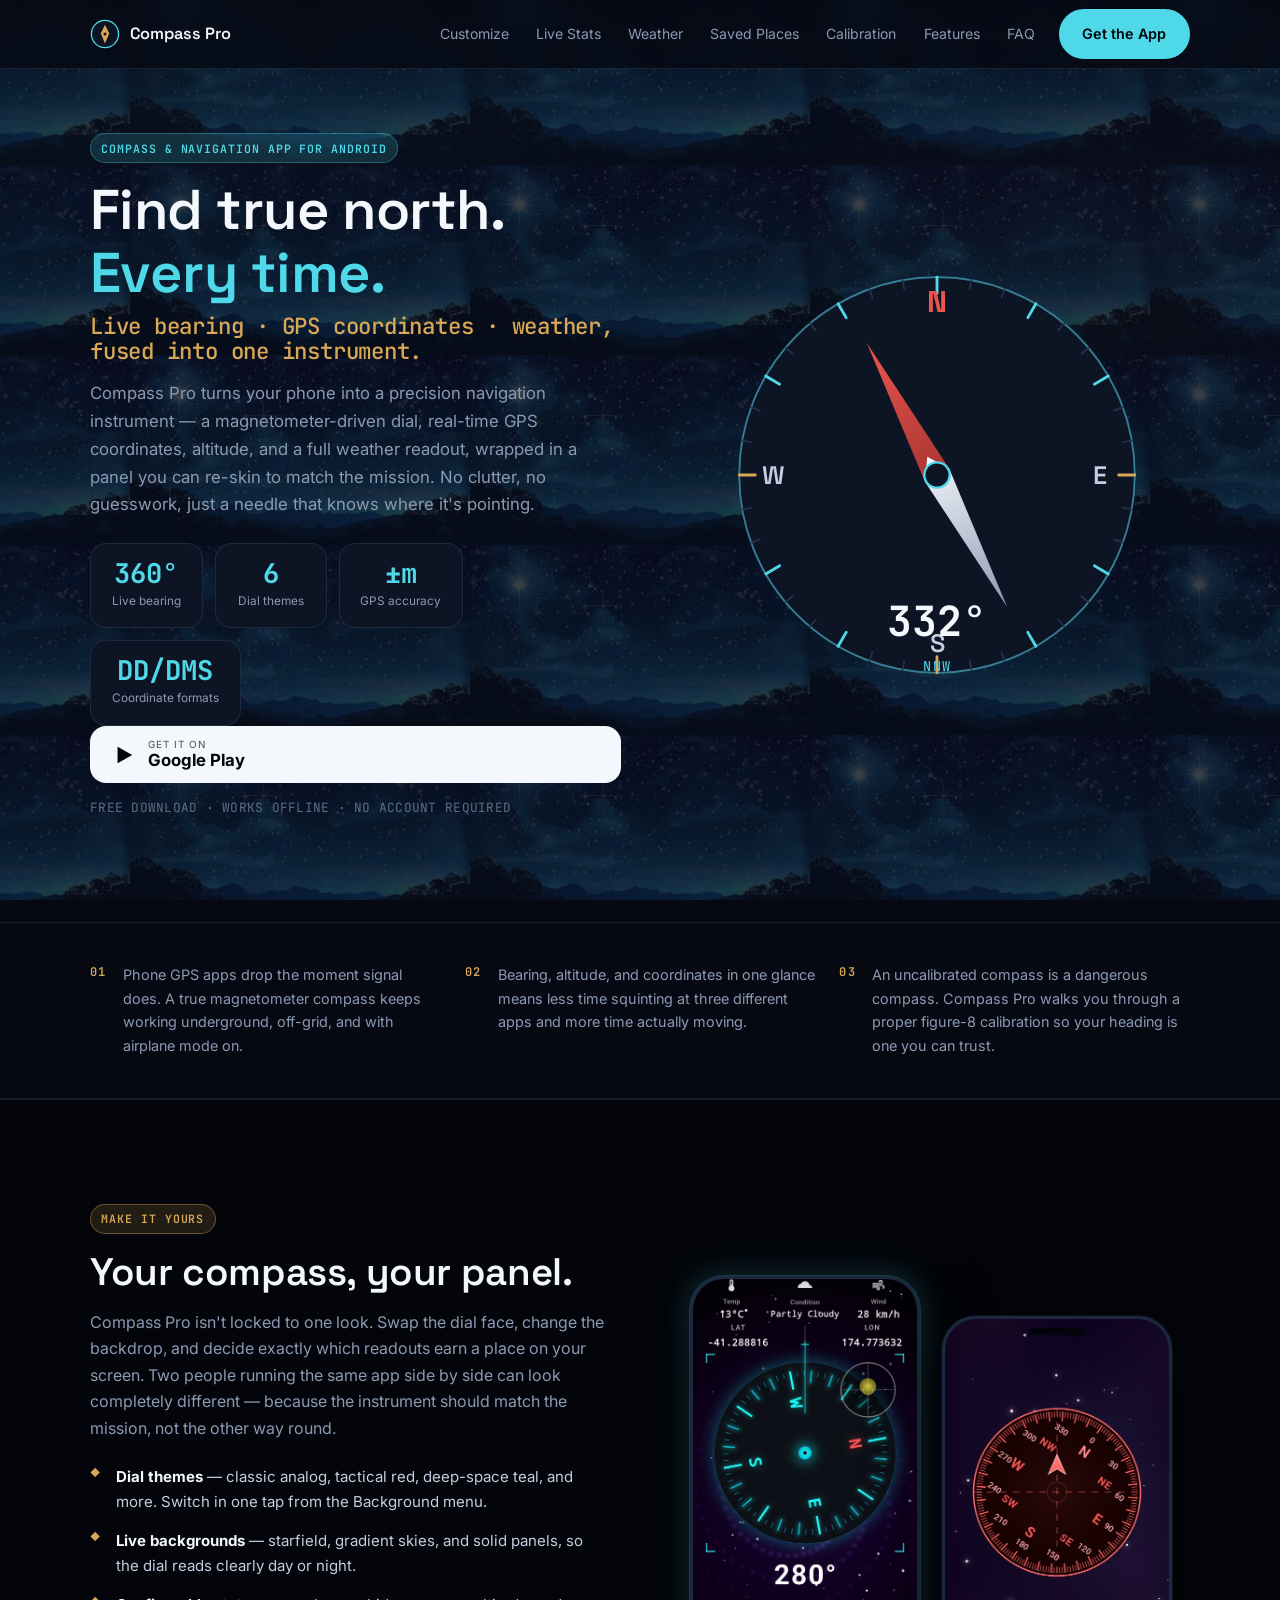
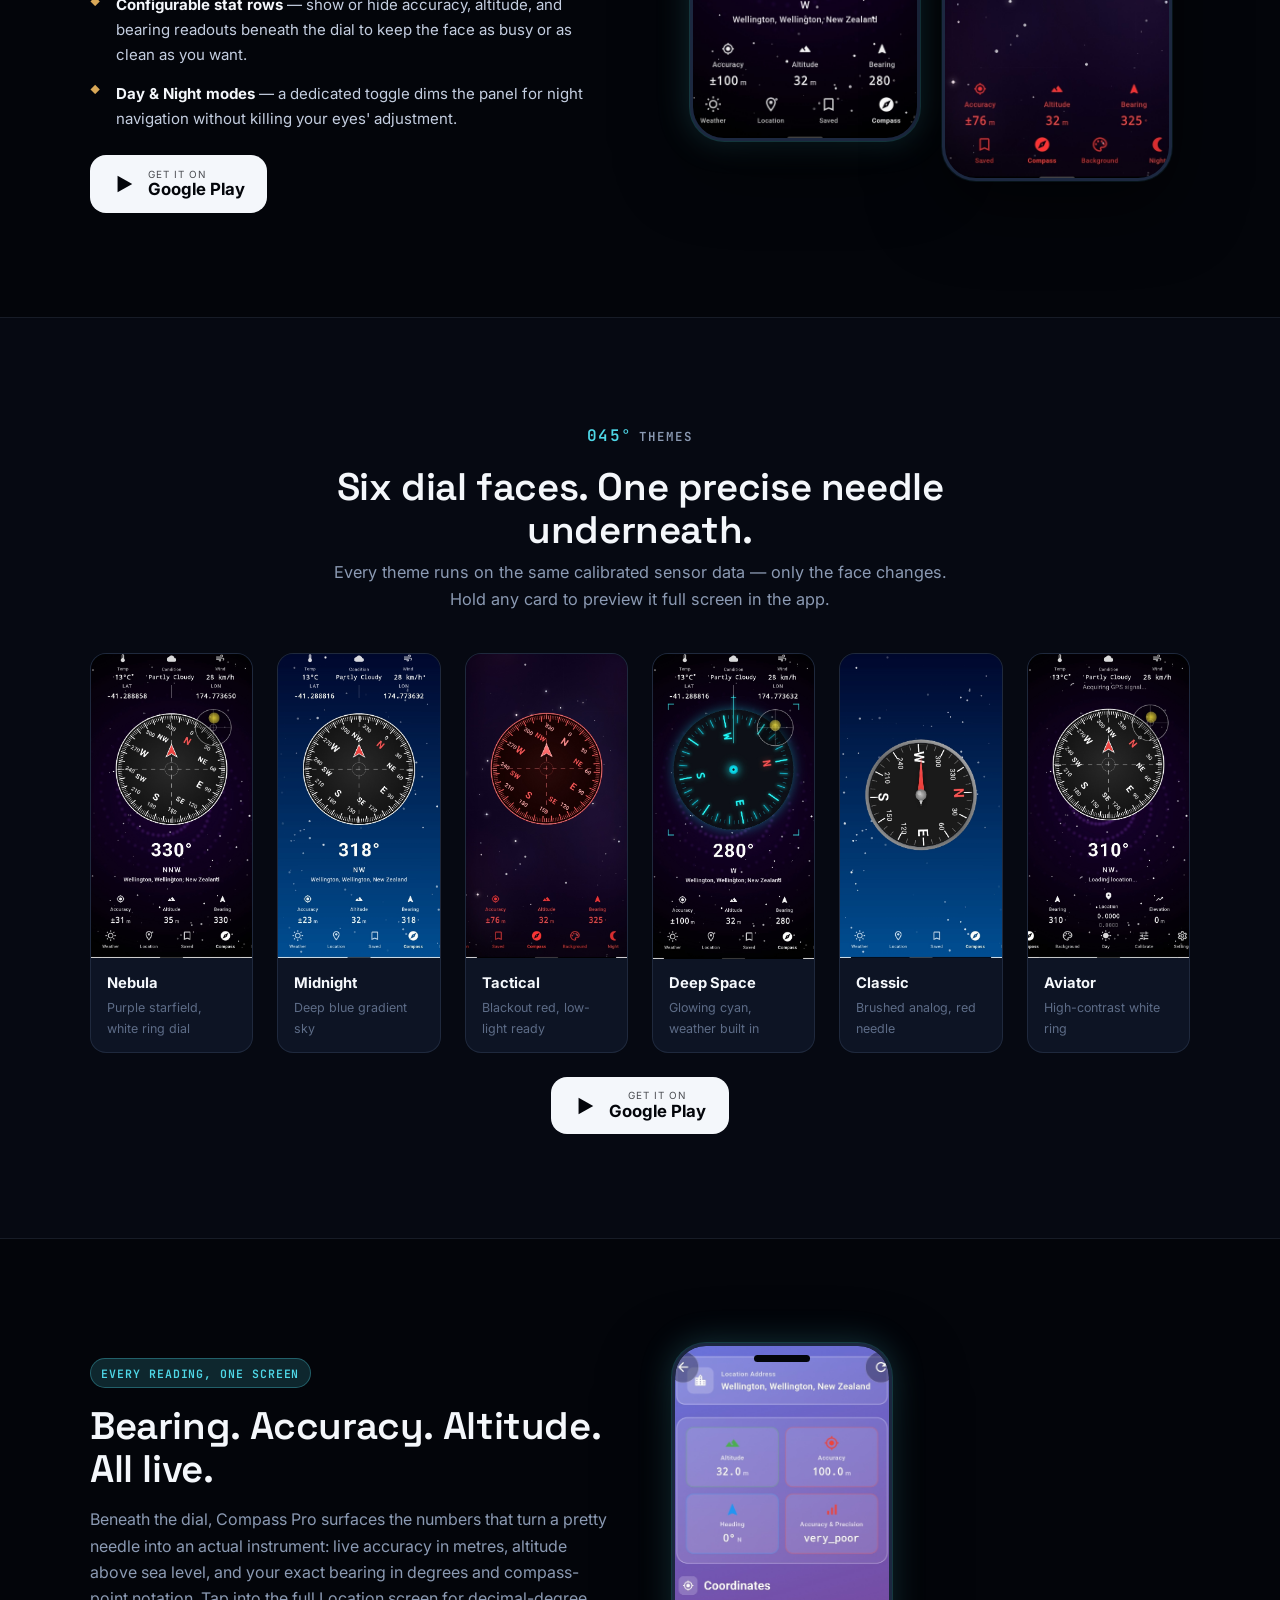
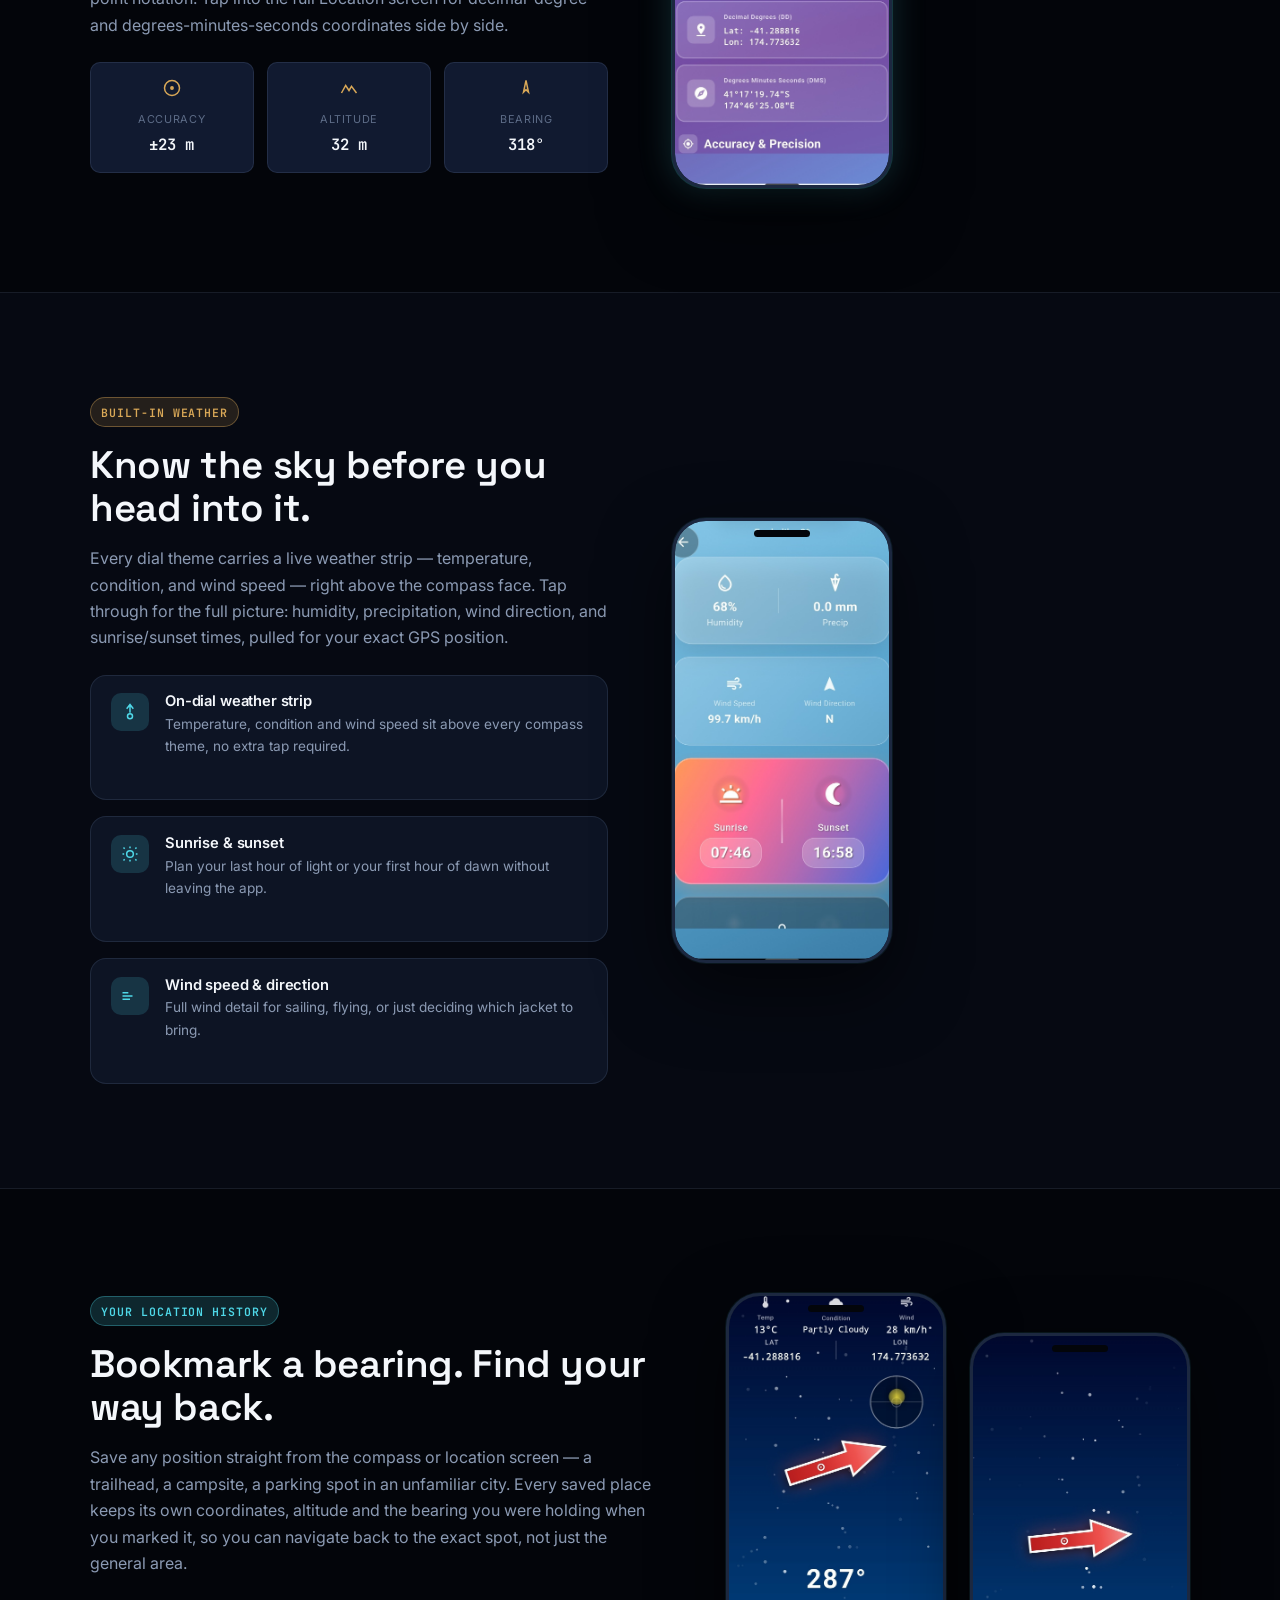
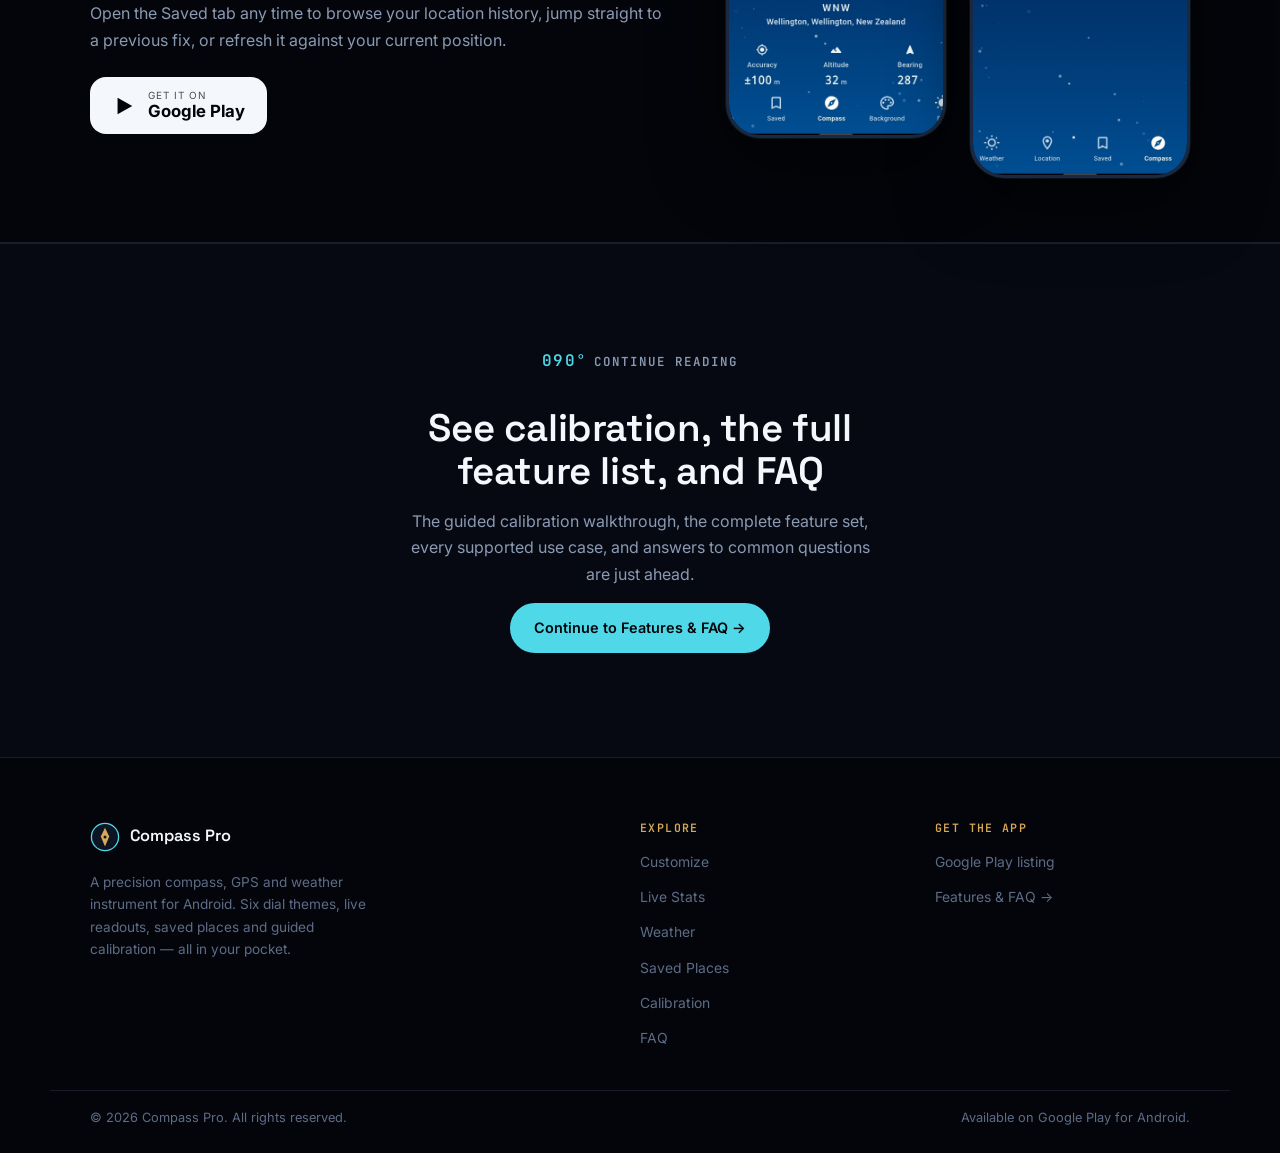
<file: index.html>
<!DOCTYPE html>
<html lang="en">
<head>
<meta charset="UTF-8">
<meta name="viewport" content="width=device-width, initial-scale=1.0">
<title>Compass Pro — The Precision Navigation App for Android</title>
<meta name="description" content="Compass Pro turns your Android phone into a precision compass: true magnetometer heading, GPS coordinates in DD &amp; DMS, altitude, live weather, saved locations and six customizable dial themes. Free download.">

<meta property="og:type" content="website">
<meta property="og:title" content="Compass Pro — The Precision Navigation App for Android">
<meta property="og:description" content="A true magnetometer compass with live GPS coordinates, altitude, weather, saved locations and six customizable dial themes.">

<link rel="preconnect" href="https://fonts.googleapis.com">
<link rel="preconnect" href="https://fonts.gstatic.com" crossorigin>
<link href="https://fonts.googleapis.com/css2?family=Space+Grotesk:wght@500;600;700&family=Inter:wght@400;500;600;700&family=JetBrains+Mono:wght@500;600;700&display=swap" rel="stylesheet">

<link rel="stylesheet" href="css/variables.css">
<link rel="stylesheet" href="css/background.css">
<link rel="stylesheet" href="css/base.css">
<link rel="stylesheet" href="css/layout.css">
<link rel="stylesheet" href="css/components.css">
<link rel="stylesheet" href="css/hero.css">
<link rel="stylesheet" href="css/sections.css">
<link rel="stylesheet" href="css/responsive.css">
</head>
<body>

<div id="site-bg" aria-hidden="true"></div>

<a class="visually-hidden" href="#main">Skip to content</a>

<!-- HEADER -->
<header class="site-header">
  <div class="container site-header__bar">
    <a href="#hero" class="brand">
      <svg class="brand__mark" viewBox="0 0 32 32" width="30" height="30" aria-hidden="true">
        <circle cx="16" cy="16" r="14.5" fill="#0d1424" stroke="#4fd8e8" stroke-width="1.4"/>
        <path d="M16 6l4.5 9.5L16 26l-4.5-10.5L16 6z" fill="#d9a857"/>
        <circle cx="16" cy="16" r="1.6" fill="#0d1424"/>
      </svg>
      Compass Pro
    </a>
    <nav class="site-nav" aria-label="Page sections">
      <a href="#customize">Customize</a>
      <a href="#stats">Live Stats</a>
      <a href="#weather">Weather</a>
      <a href="#saved">Saved Places</a>
      <a href="more.html#how-it-works">Calibration</a>
      <a href="more.html#features">Features</a>
      <a href="more.html#faq">FAQ</a>
    </nav>
    <a class="btn btn-primary" href="#download">Get the App</a>
  </div>
</header>

<main id="main">

<!-- HERO -->
<section id="hero" class="hero">
  <div class="container hero__grid">

    <div class="hero__copy">
      <span class="pill">Compass &amp; Navigation App for Android</span>
      <h1>
        Find true north.
        <span class="accent">Every time.</span>
        <span class="highlight-line">Live bearing · GPS coordinates · weather, fused into one instrument.</span>
      </h1>
      <p class="hero__lede">
        Compass Pro turns your phone into a precision navigation instrument — a
        magnetometer-driven dial, real-time GPS coordinates, altitude, and a full
        weather readout, wrapped in a panel you can re-skin to match the mission.
        No clutter, no guesswork, just a needle that knows where it's pointing.
      </p>

      <div class="hero__stats">
        <div class="stat-chip">
          <span class="stat-chip__num">360°</span>
          <span class="stat-chip__label">Live bearing</span>
        </div>
        <div class="stat-chip">
          <span class="stat-chip__num">6</span>
          <span class="stat-chip__label">Dial themes</span>
        </div>
        <div class="stat-chip">
          <span class="stat-chip__num">±m</span>
          <span class="stat-chip__label">GPS accuracy</span>
        </div>
        <div class="stat-chip">
          <span class="stat-chip__num">DD/DMS</span>
          <span class="stat-chip__label">Coordinate formats</span>
        </div>
      </div>

      <div class="hero__cta" id="download">
        <a class="play-badge" href="#" aria-label="Get Compass Pro on Google Play">
          <svg viewBox="0 0 24 24" aria-hidden="true"><path d="M5 3l16 9-16 9V3z" fill="currentColor"/></svg>
          <span class="play-badge__text">
            <span class="play-badge__small">GET IT ON</span>
            <span class="play-badge__big">Google Play</span>
          </span>
        </a>
        <p class="hero__microcopy">FREE DOWNLOAD · WORKS OFFLINE · NO ACCOUNT REQUIRED</p>
      </div>
    </div>

    <div class="hero__visual">
      <div class="hero__rose-wrap">
        <svg class="hero__rose" viewBox="0 0 400 400" aria-hidden="true">
          <defs>
            <radialGradient id="roseGlow" cx="50%" cy="50%" r="50%">
              <stop offset="0%" stop-color="#4fd8e8" stop-opacity="0.16"/>
              <stop offset="100%" stop-color="#4fd8e8" stop-opacity="0"/>
            </radialGradient>
            <linearGradient id="needleRed" x1="0" y1="0" x2="0" y2="1">
              <stop offset="0%" stop-color="#e8554f"/>
              <stop offset="100%" stop-color="#a3322e"/>
            </linearGradient>
            <linearGradient id="needleWhite" x1="0" y1="0" x2="0" y2="1">
              <stop offset="0%" stop-color="#f4f7fb"/>
              <stop offset="100%" stop-color="#8b9ab3"/>
            </linearGradient>
          </defs>
          <circle cx="200" cy="200" r="190" fill="url(#roseGlow)"/>
          <circle cx="200" cy="200" r="172" fill="#0d1424" stroke="#1c2840" stroke-width="2"/>
          <circle cx="200" cy="200" r="172" fill="none" stroke="#4fd8e8" stroke-width="1.5" opacity="0.5"/>
          <g id="roseTicks" transform="translate(200,200)"></g>
          <text x="200" y="58" text-anchor="middle" fill="#e8554f" font-family="Space Grotesk, sans-serif" font-weight="700" font-size="26">N</text>
          <text x="342" y="208" text-anchor="middle" fill="#c4cee0" font-family="Space Grotesk, sans-serif" font-weight="600" font-size="22">E</text>
          <text x="200" y="354" text-anchor="middle" fill="#c4cee0" font-family="Space Grotesk, sans-serif" font-weight="600" font-size="22">S</text>
          <text x="58" y="208" text-anchor="middle" fill="#c4cee0" font-family="Space Grotesk, sans-serif" font-weight="600" font-size="22">W</text>
          <!-- needle -->
          <g transform="translate(200,200) rotate(-28)">
            <polygon points="0,-130 12,0 0,18 -12,0" fill="url(#needleRed)"/>
            <polygon points="0,130 12,0 0,-18 -12,0" fill="url(#needleWhite)"/>
            <circle r="11" fill="#0d1424" stroke="#4fd8e8" stroke-width="2"/>
          </g>
        </svg>
        <div class="hero__bearing-readout">
          <div class="deg">332°</div>
          <div class="dir">NNW</div>
        </div>
      </div>
    </div>

  </div>
</section>

<!-- WHY IT MATTERS -->
<section class="why" aria-labelledby="why-heading">
  <div class="container">
    <h2 id="why-heading" class="visually-hidden">Why precision navigation matters</h2>
    <div class="why__grid">
      <div class="why__item">
        <span class="step-number">01</span>
        <p>Phone GPS apps drop the moment signal does. A true magnetometer compass keeps working underground, off-grid, and with airplane mode on.</p>
      </div>
      <div class="why__item">
        <span class="step-number">02</span>
        <p>Bearing, altitude, and coordinates in one glance means less time squinting at three different apps and more time actually moving.</p>
      </div>
      <div class="why__item">
        <span class="step-number">03</span>
        <p>An uncalibrated compass is a dangerous compass. Compass Pro walks you through a proper figure-8 calibration so your heading is one you can trust.</p>
      </div>
    </div>
  </div>
</section>

<!-- CUSTOMIZE -->
<section id="customize" class="customize" aria-labelledby="customize-heading">
  <div class="container split-grid">

    <div class="customize__copy">
      <span class="pill pill--brass">Make it yours</span>
      <h2 id="customize-heading">Your compass, your panel.</h2>
      <p>
        Compass Pro isn't locked to one look. Swap the dial face, change the
        backdrop, and decide exactly which readouts earn a place on your
        screen. Two people running the same app side by side can look
        completely different — because the instrument should match the
        mission, not the other way round.
      </p>
      <ul class="customize__list">
        <li><strong>Dial themes</strong> — classic analog, tactical red, deep-space teal, and more. Switch in one tap from the Background menu.</li>
        <li><strong>Live backgrounds</strong> — starfield, gradient skies, and solid panels, so the dial reads clearly day or night.</li>
        <li><strong>Configurable stat rows</strong> — show or hide accuracy, altitude, and bearing readouts beneath the dial to keep the face as busy or as clean as you want.</li>
        <li><strong>Day &amp; Night modes</strong> — a dedicated toggle dims the panel for night navigation without killing your eyes' adjustment.</li>
      </ul>
      <div class="section-playcta section-playcta--inline">
        <a class="play-badge" href="#" aria-label="Get Compass Pro on Google Play">
          <svg viewBox="0 0 24 24" aria-hidden="true"><path d="M5 3l16 9-16 9V3z" fill="currentColor"/></svg>
          <span class="play-badge__text">
            <span class="play-badge__small">GET IT ON</span>
            <span class="play-badge__big">Google Play</span>
          </span>
        </a>
      </div>
    </div>

    <div class="customize__visuals">
      <div class="phone phone--glow">
        <img src="images/screens/screen-compass-teal-weather.jpg" onerror="imgFallback(this)"
             alt="Compass Pro deep-space teal dial theme with glowing cyan needle and weather header"
             width="1080" height="1942" loading="eager">
      </div>
      <div class="phone phone--offset">
        <img src="images/screens/screen-compass-red-theme.jpg" onerror="imgFallback(this)"
             alt="Compass Pro tactical red dial theme with accuracy, altitude and bearing readout"
             width="1080" height="1942" loading="lazy">
      </div>
    </div>

  </div>
</section>

<!-- THEME GALLERY -->
<section id="themes" class="themes" aria-labelledby="themes-heading">
  <div class="container">
    <div class="section-head section-head--center">
      <span class="bearing"><span class="bearing__deg">045°</span><span class="bearing__label">Themes</span></span>
      <h2 id="themes-heading">Six dial faces. One precise needle underneath.</h2>
      <p>Every theme runs on the same calibrated sensor data — only the face changes. Hold any card to preview it full screen in the app.</p>
    </div>

    <div class="themes__grid">
      <figure class="theme-card">
        <img src="images/screens/screen-compass-purple.jpg" onerror="imgFallback(this)" alt="Nebula theme — purple starfield compass dial with white ring" loading="lazy">
        <figcaption><strong>Nebula</strong><span>Purple starfield, white ring dial</span></figcaption>
      </figure>
      <figure class="theme-card">
        <img src="images/screens/screen-compass-blue-nw.jpg" onerror="imgFallback(this)" alt="Midnight theme — deep blue starfield compass dial" loading="lazy">
        <figcaption><strong>Midnight</strong><span>Deep blue gradient sky</span></figcaption>
      </figure>
      <figure class="theme-card">
        <img src="images/screens/screen-compass-red-theme.jpg" onerror="imgFallback(this)" alt="Tactical theme — all-red glowing compass dial" loading="lazy">
        <figcaption><strong>Tactical</strong><span>Blackout red, low-light ready</span></figcaption>
      </figure>
      <figure class="theme-card">
        <img src="images/screens/screen-compass-teal-weather.jpg" onerror="imgFallback(this)" alt="Deep Space theme — glowing cyan compass dial with weather header" loading="lazy">
        <figcaption><strong>Deep Space</strong><span>Glowing cyan, weather built in</span></figcaption>
      </figure>
      <figure class="theme-card">
        <img src="images/screens/screen-compass-classic-dial.jpg" onerror="imgFallback(this)" alt="Classic theme — brushed grey analog compass dial with red needle" loading="lazy">
        <figcaption><strong>Classic</strong><span>Brushed analog, red needle</span></figcaption>
      </figure>
      <figure class="theme-card">
        <img src="images/screens/screen-compass-acquiring.jpg" onerror="imgFallback(this)" alt="Aviator theme — white ring compass dial on dark violet sky" loading="lazy">
        <figcaption><strong>Aviator</strong><span>High-contrast white ring</span></figcaption>
      </figure>
    </div>

    <div class="section-playcta">
      <a class="play-badge" href="#" aria-label="Get Compass Pro on Google Play">
        <svg viewBox="0 0 24 24" aria-hidden="true"><path d="M5 3l16 9-16 9V3z" fill="currentColor"/></svg>
        <span class="play-badge__text">
          <span class="play-badge__small">GET IT ON</span>
          <span class="play-badge__big">Google Play</span>
        </span>
      </a>
    </div>
  </div>
</section>

<!-- LIVE STATS PANEL -->
<section id="stats" class="statpanel" aria-labelledby="stats-heading">
  <div class="container split-grid">

    <div class="statpanel__copy">
      <span class="pill">Every reading, one screen</span>
      <h2 id="stats-heading">Bearing. Accuracy. Altitude. All live.</h2>
      <p>
        Beneath the dial, Compass Pro surfaces the numbers that turn a pretty
        needle into an actual instrument: live accuracy in metres, altitude
        above sea level, and your exact bearing in degrees and compass-point
        notation. Tap into the full Location screen for decimal-degree and
        degrees-minutes-seconds coordinates side by side.
      </p>
      <div class="statpanel__grid">
        <div class="statpanel__cell">
          <svg viewBox="0 0 24 24" fill="none" stroke="currentColor" stroke-width="1.8"><circle cx="12" cy="12" r="9"/><circle cx="12" cy="12" r="1.4" fill="currentColor"/></svg>
          <div class="label">Accuracy</div>
          <div class="value">±23 m</div>
        </div>
        <div class="statpanel__cell">
          <svg viewBox="0 0 24 24" fill="none" stroke="currentColor" stroke-width="1.8"><path d="M3 18l5-9 4 6 3-5 6 8"/></svg>
          <div class="label">Altitude</div>
          <div class="value">32 m</div>
        </div>
        <div class="statpanel__cell">
          <svg viewBox="0 0 24 24" fill="none" stroke="currentColor" stroke-width="1.8"><path d="M12 3l3 14-3-3-3 3 3-14z"/></svg>
          <div class="label">Bearing</div>
          <div class="value">318°</div>
        </div>
      </div>
    </div>

    <div class="statpanel__visual">
      <div class="phone phone--sm phone--glow">
        <img src="images/screens/screen-location-detail.jpg" onerror="imgFallback(this)"
             alt="Compass Pro location detail screen with decimal degree and DMS coordinates, altitude, accuracy and heading"
             width="1080" height="1942" loading="lazy">
      </div>
    </div>

  </div>
</section>

<!-- WEATHER -->
<section id="weather" class="weather" aria-labelledby="weather-heading">
  <div class="container split-grid split-grid--reverse">

    <div class="weather__visual">
      <div class="phone phone--sm">
        <img src="images/screens/screen-weather-detail.jpg" onerror="imgFallback(this)"
             alt="Compass Pro weather detail screen with humidity, precipitation, wind speed and direction, sunrise and sunset times"
             width="1080" height="1942" loading="lazy">
      </div>
    </div>

    <div class="weather__copy">
      <span class="pill pill--brass">Built-in weather</span>
      <h2 id="weather-heading">Know the sky before you head into it.</h2>
      <p>
        Every dial theme carries a live weather strip — temperature,
        condition, and wind speed — right above the compass face. Tap through
        for the full picture: humidity, precipitation, wind direction, and
        sunrise/sunset times, pulled for your exact GPS position.
      </p>
      <div class="weather__cards">
        <div class="weather-card">
          <div class="weather-card__icon">
            <svg viewBox="0 0 24 24" width="20" height="20" fill="none" stroke="currentColor" stroke-width="1.8"><path d="M12 3v10M8 8l4-5 4 5"/><circle cx="12" cy="17" r="3"/></svg>
          </div>
          <div><h4>On-dial weather strip</h4><p>Temperature, condition and wind speed sit above every compass theme, no extra tap required.</p></div>
        </div>
        <div class="weather-card">
          <div class="weather-card__icon">
            <svg viewBox="0 0 24 24" width="20" height="20" fill="none" stroke="currentColor" stroke-width="1.8"><circle cx="12" cy="12" r="4"/><path d="M12 3v2M12 19v2M4.2 4.2l1.4 1.4M18.4 18.4l1.4 1.4M3 12h2M19 12h2M4.2 19.8l1.4-1.4M18.4 5.6l1.4-1.4"/></svg>
          </div>
          <div><h4>Sunrise &amp; sunset</h4><p>Plan your last hour of light or your first hour of dawn without leaving the app.</p></div>
        </div>
        <div class="weather-card">
          <div class="weather-card__icon">
            <svg viewBox="0 0 24 24" width="20" height="20" fill="none" stroke="currentColor" stroke-width="1.8"><path d="M3 12h12M3 8h7M3 16h9"/></svg>
          </div>
          <div><h4>Wind speed &amp; direction</h4><p>Full wind detail for sailing, flying, or just deciding which jacket to bring.</p></div>
        </div>
      </div>
    </div>

  </div>
</section>

<!-- SAVED PLACES -->
<section id="saved" class="saved" aria-labelledby="saved-heading">
  <div class="container saved__grid">

    <div class="saved__copy">
      <span class="pill">Your location history</span>
      <h2 id="saved-heading">Bookmark a bearing. Find your way back.</h2>
      <p>
        Save any position straight from the compass or location screen — a
        trailhead, a campsite, a parking spot in an unfamiliar city. Every
        saved place keeps its own coordinates, altitude and the bearing you
        were holding when you marked it, so you can navigate back to the
        exact spot, not just the general area.
      </p>
      <p>
        Open the Saved tab any time to browse your location history, jump
        straight to a previous fix, or refresh it against your current
        position.
      </p>
      <div class="section-playcta section-playcta--inline">
        <a class="play-badge" href="#" aria-label="Get Compass Pro on Google Play">
          <svg viewBox="0 0 24 24" aria-hidden="true"><path d="M5 3l16 9-16 9V3z" fill="currentColor"/></svg>
          <span class="play-badge__text">
            <span class="play-badge__small">GET IT ON</span>
            <span class="play-badge__big">Google Play</span>
          </span>
        </a>
      </div>
    </div>

    <div class="saved__visuals">
      <div class="phone phone--sm">
        <img src="images/screens/screen-compass-arrow-wnw.jpg" onerror="imgFallback(this)"
             alt="Compass Pro arrow-style bearing pointer showing 287 degrees WNW toward a saved location"
             width="1080" height="1942" loading="lazy">
      </div>
      <div class="phone phone--sm phone--offset">
        <img src="images/screens/screen-compass-arrow-east.jpg" onerror="imgFallback(this)"
             alt="Compass Pro arrow-style bearing pointer guiding toward a saved location"
             width="1080" height="1942" loading="lazy">
      </div>
    </div>

  </div>
</section>

<!-- CONTINUE TO PAGE TWO -->
<section class="cta-final" aria-labelledby="continue-heading">
  <div class="container cta-final__inner">
    <span class="bearing"><span class="bearing__deg">090°</span><span class="bearing__label">Continue reading</span></span>
    <h2 id="continue-heading">See calibration, the full feature list, and FAQ</h2>
    <p>The guided calibration walkthrough, the complete feature set, every supported use case, and answers to common questions are just ahead.</p>
    <a class="btn btn-primary" href="more.html">Continue to Features &amp; FAQ →</a>
  </div>
</section>

</main>

<!-- FOOTER -->
<footer class="site-footer">
  <div class="container footer-grid">
    <div class="footer-brand">
      <a href="#hero" class="brand">
        <svg class="brand__mark" viewBox="0 0 32 32" width="30" height="30" aria-hidden="true">
          <circle cx="16" cy="16" r="14.5" fill="#0d1424" stroke="#4fd8e8" stroke-width="1.4"/>
          <path d="M16 6l4.5 9.5L16 26l-4.5-10.5L16 6z" fill="#d9a857"/>
          <circle cx="16" cy="16" r="1.6" fill="#0d1424"/>
        </svg>
        Compass Pro
      </a>
      <p>A precision compass, GPS and weather instrument for Android. Six dial themes, live readouts, saved places and guided calibration — all in your pocket.</p>
    </div>
    <div class="footer-col">
      <h4>Explore</h4>
      <ul>
        <li><a href="#customize">Customize</a></li>
        <li><a href="#stats">Live Stats</a></li>
        <li><a href="#weather">Weather</a></li>
        <li><a href="#saved">Saved Places</a></li>
        <li><a href="more.html#how-it-works">Calibration</a></li>
        <li><a href="more.html#faq">FAQ</a></li>
      </ul>
    </div>
    <div class="footer-col">
      <h4>Get the app</h4>
      <ul>
        <li><a href="#download">Google Play listing</a></li>
        <li><a href="more.html">Features &amp; FAQ →</a></li>
      </ul>
    </div>
  </div>
  <div class="container footer-bottom">
    <span>© 2026 Compass Pro. All rights reserved.</span>
    <span>Available on Google Play for Android.</span>
  </div>
</footer>

<script>
  function imgFallback(img) {
    console.error('Image failed to load:', img.src);
    var box = document.createElement('div');
    box.className = 'img-fallback';
    box.textContent = 'Screenshot coming soon';
    img.replaceWith(box);
  }

  // Draw the 36 degree ticks on the hero compass rose (every 10°, with
  // major ticks every 30° in cyan/brass) rather than hand-writing 36
  // <line> elements in the markup.
  (function drawRoseTicks() {
    var g = document.getElementById('roseTicks');
    if (!g) return;
    for (var deg = 0; deg < 360; deg += 10) {
      var major = deg % 30 === 0;
      var line = document.createElementNS('http://www.w3.org/2000/svg', 'line');
      line.setAttribute('x1', 0);
      line.setAttribute('y1', -172);
      line.setAttribute('x2', 0);
      line.setAttribute('y2', major ? -158 : -164);
      line.setAttribute('stroke', major ? (deg === 90 || deg === 180 || deg === 270 ? '#d9a857' : '#4fd8e8') : '#26334c');
      line.setAttribute('stroke-width', major ? 2.5 : 1.5);
      line.setAttribute('stroke-linecap', 'round');
      line.setAttribute('transform', 'rotate(' + deg + ')');
      g.appendChild(line);
    }
  })();
</script>

</body>
</html>
</file>
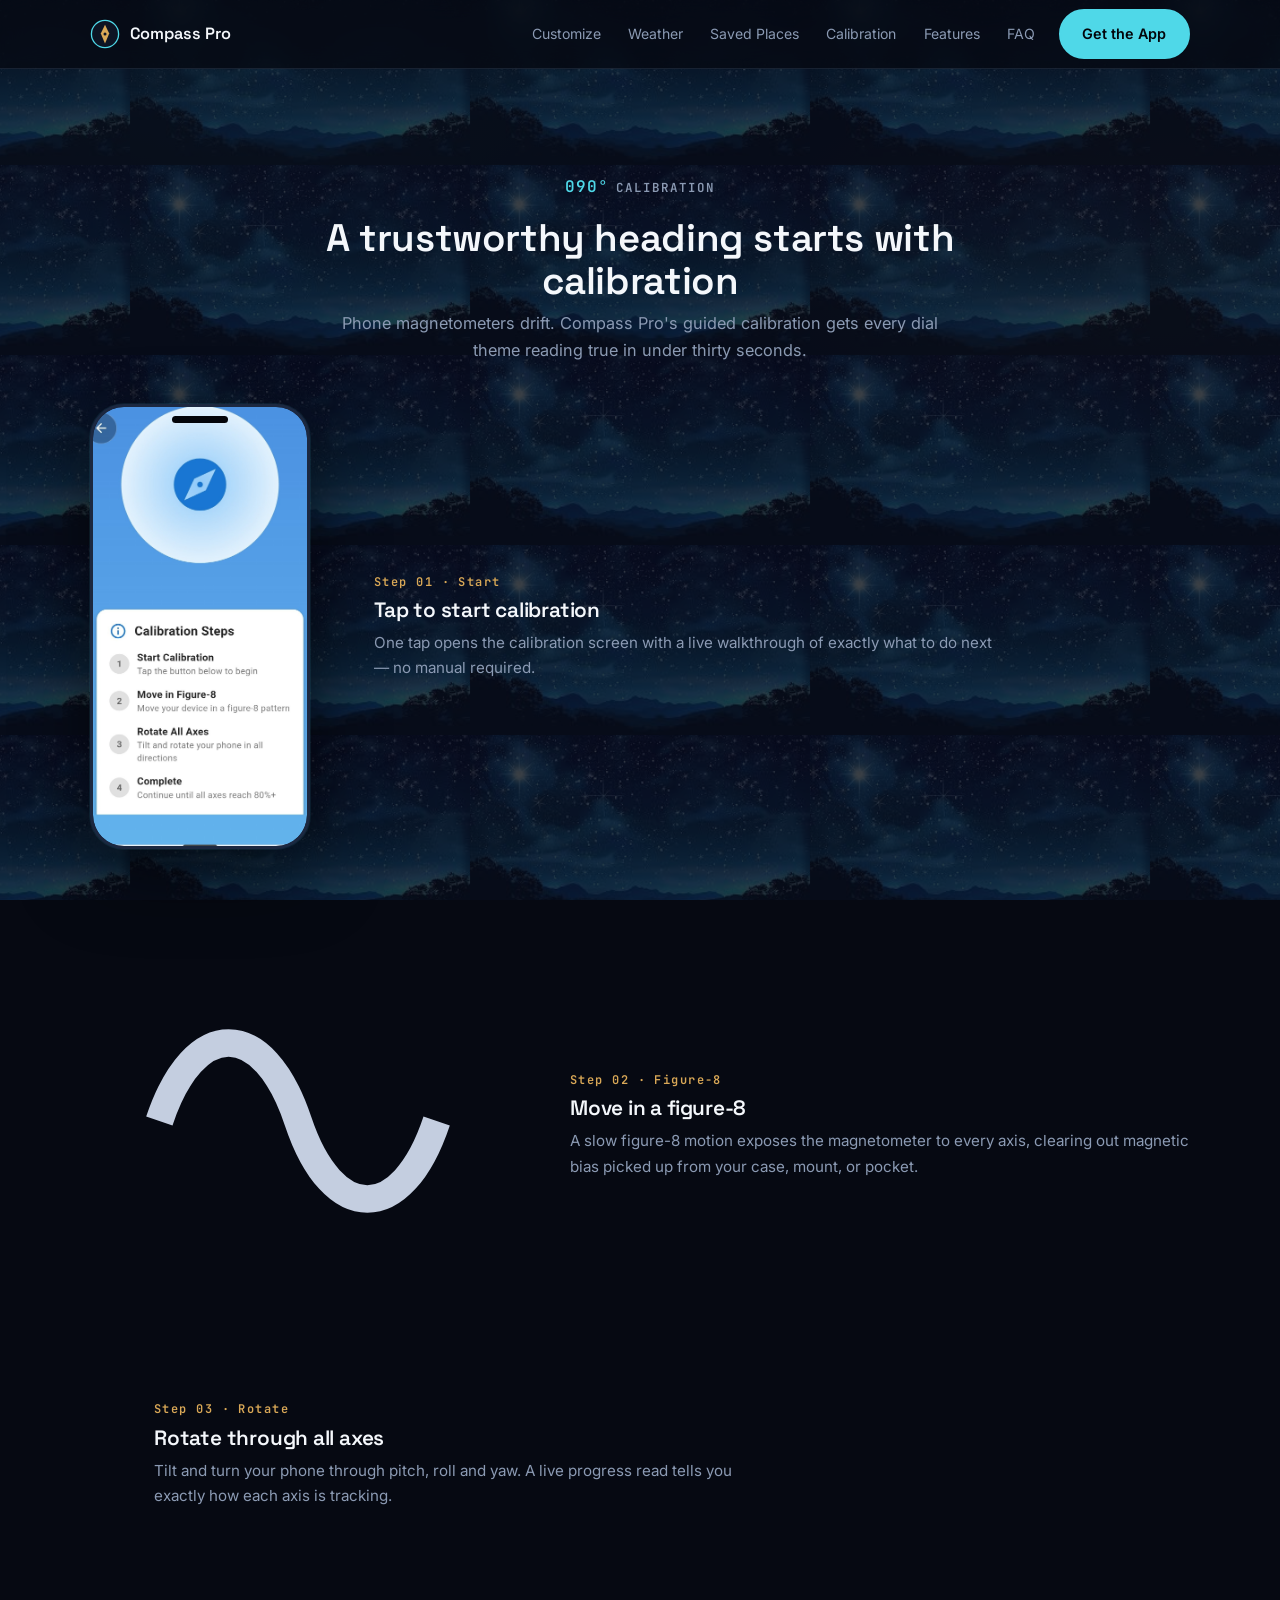
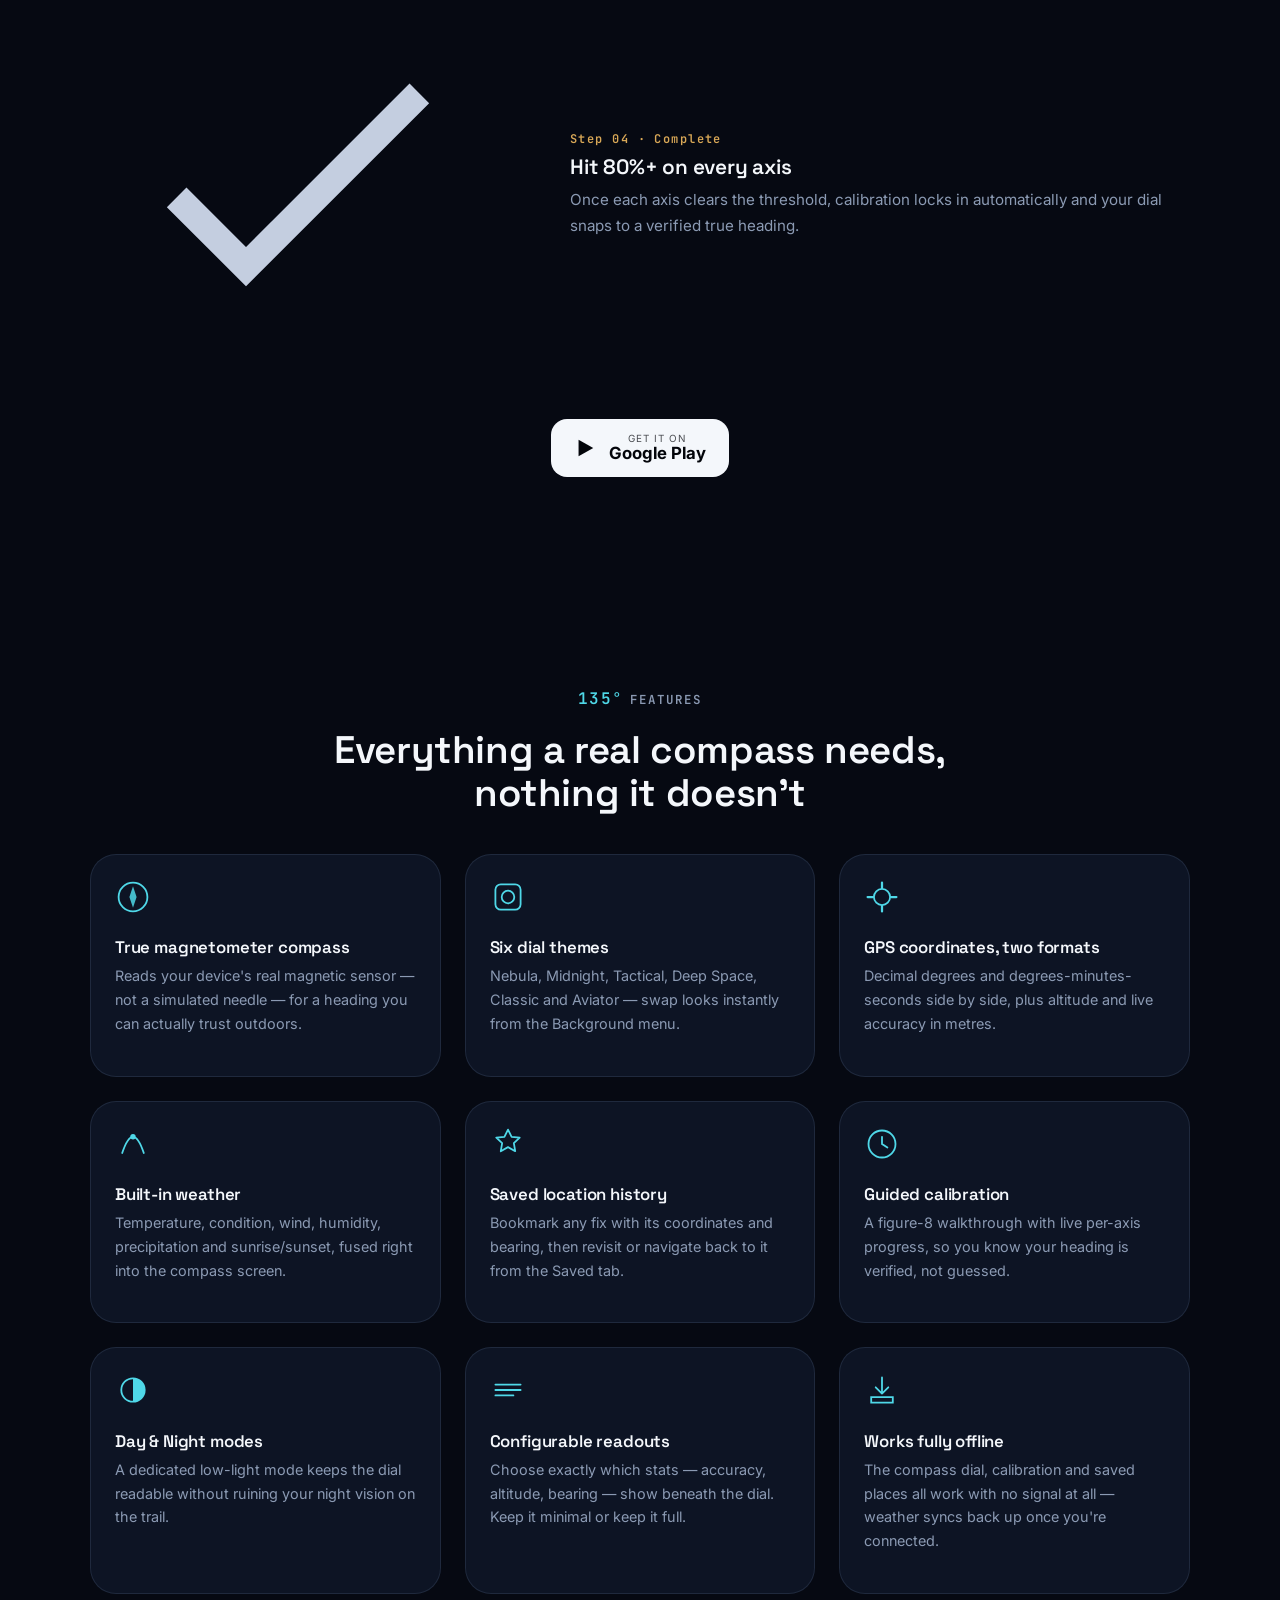
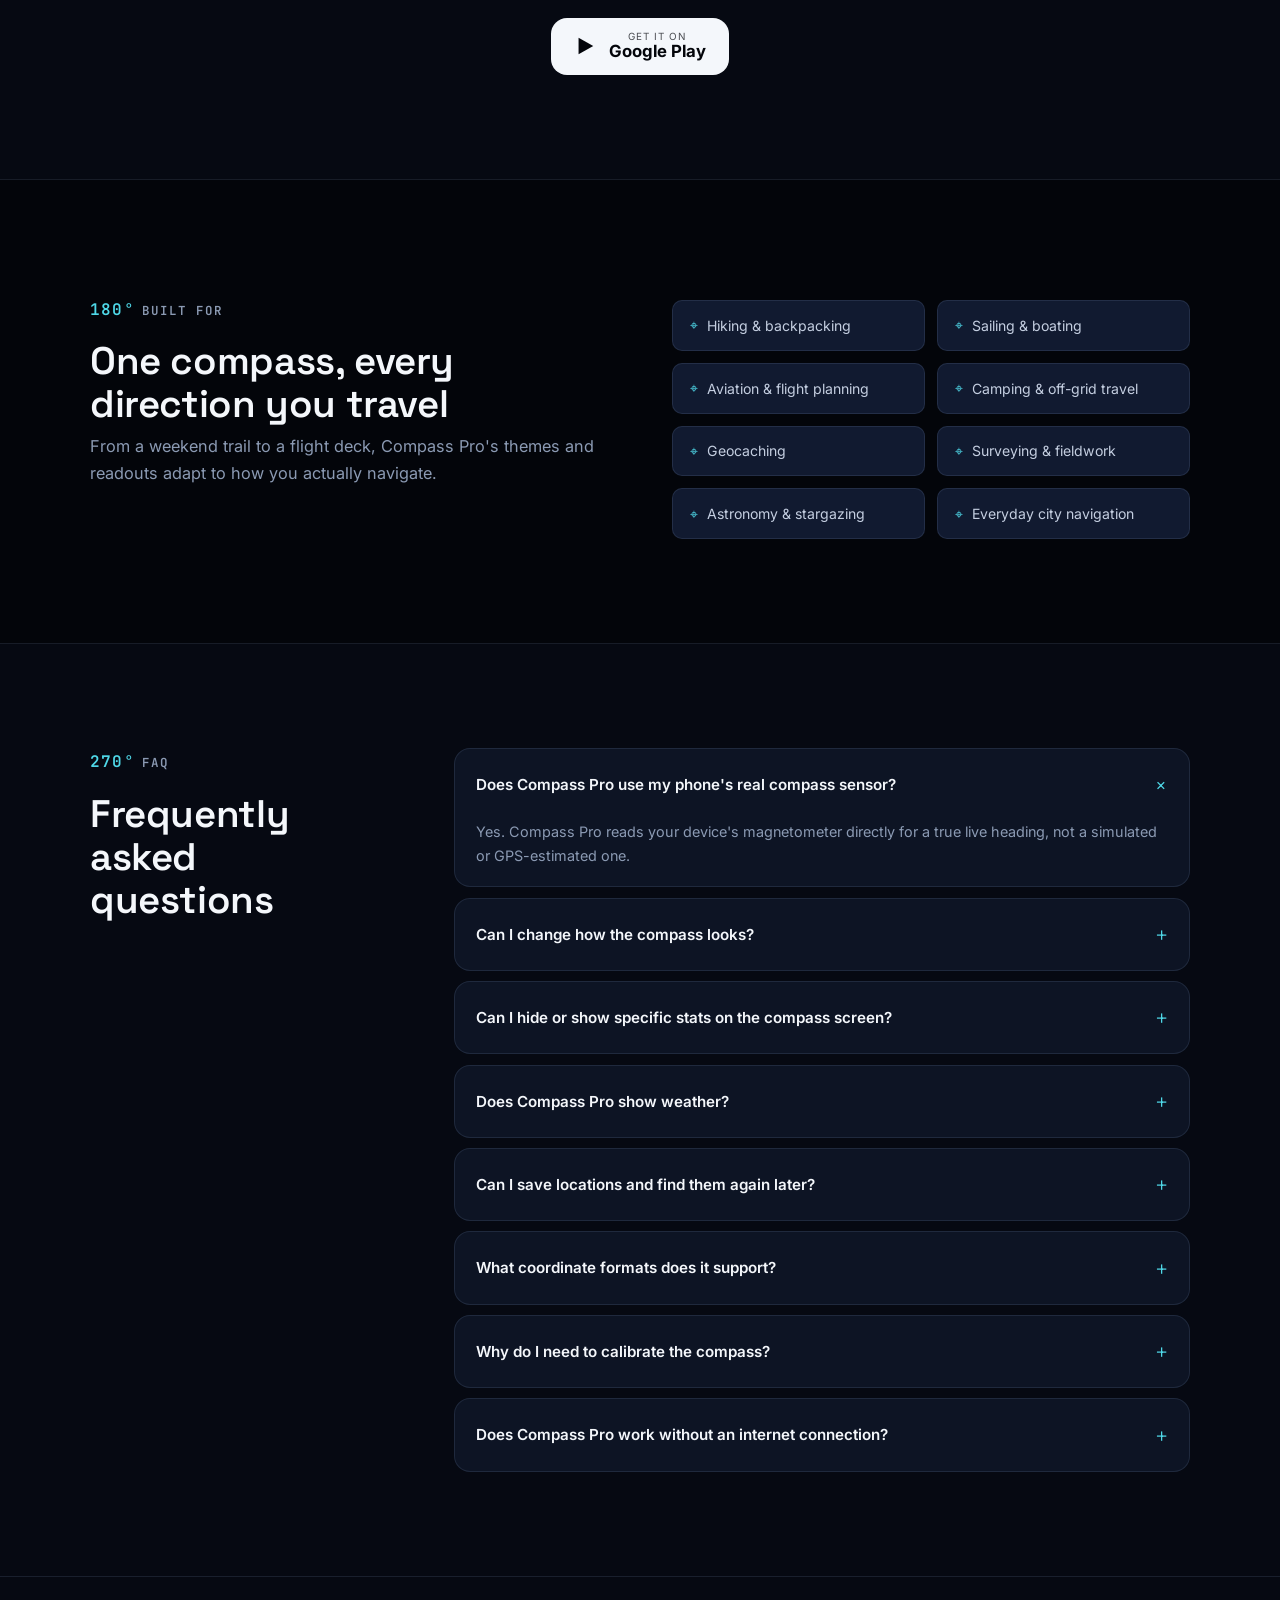
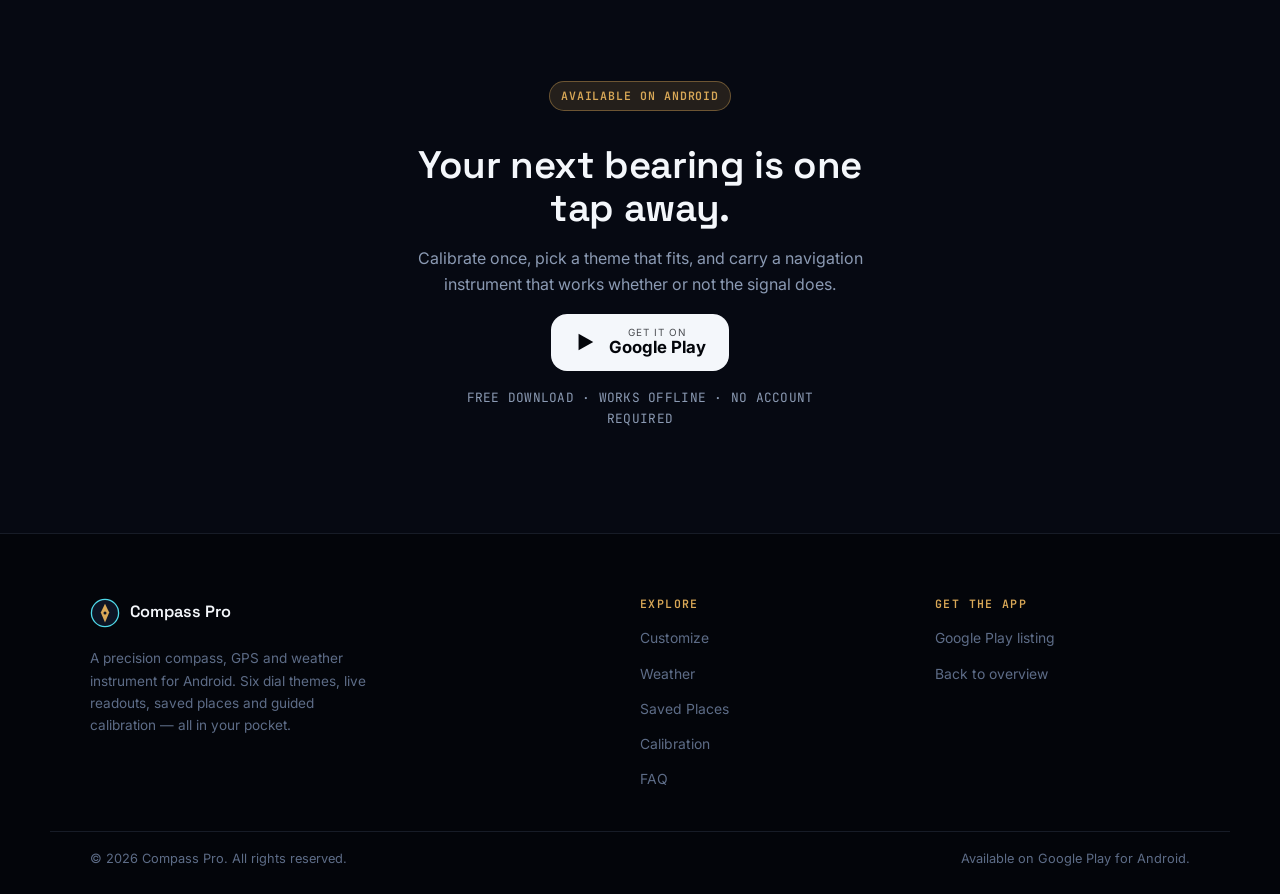
<file: more.html>
<!DOCTYPE html>
<html lang="en">
<head>
<meta charset="UTF-8">
<meta name="viewport" content="width=device-width, initial-scale=1.0">
<title>Compass Pro — Calibration, Features &amp; FAQ | Android Compass App</title>
<meta name="description" content="See how Compass Pro's guided calibration works, the full feature list — dial themes, offline mode, saved locations, weather — and answers to common compass app questions.">

<link rel="preconnect" href="https://fonts.googleapis.com">
<link rel="preconnect" href="https://fonts.gstatic.com" crossorigin>
<link href="https://fonts.googleapis.com/css2?family=Space+Grotesk:wght@500;600;700&family=Inter:wght@400;500;600;700&family=JetBrains+Mono:wght@500;600;700&display=swap" rel="stylesheet">

<link rel="stylesheet" href="css/variables.css">
<link rel="stylesheet" href="css/background.css">
<link rel="stylesheet" href="css/base.css">
<link rel="stylesheet" href="css/layout.css">
<link rel="stylesheet" href="css/components.css">
<link rel="stylesheet" href="css/hero.css">
<link rel="stylesheet" href="css/sections.css">
<link rel="stylesheet" href="css/responsive.css">
</head>
<body>

<div id="site-bg" aria-hidden="true"></div>

<a class="visually-hidden" href="#main">Skip to content</a>

<!-- HEADER -->
<header class="site-header">
  <div class="container site-header__bar">
    <a href="index.html" class="brand">
      <svg class="brand__mark" viewBox="0 0 32 32" width="30" height="30" aria-hidden="true">
        <circle cx="16" cy="16" r="14.5" fill="#0d1424" stroke="#4fd8e8" stroke-width="1.4"/>
        <path d="M16 6l4.5 9.5L16 26l-4.5-10.5L16 6z" fill="#d9a857"/>
        <circle cx="16" cy="16" r="1.6" fill="#0d1424"/>
      </svg>
      Compass Pro
    </a>
    <nav class="site-nav" aria-label="Page sections">
      <a href="index.html#customize">Customize</a>
      <a href="index.html#weather">Weather</a>
      <a href="index.html#saved">Saved Places</a>
      <a href="#how-it-works">Calibration</a>
      <a href="#features">Features</a>
      <a href="#faq">FAQ</a>
    </nav>
    <a class="btn btn-primary" href="index.html#download">Get the App</a>
  </div>
</header>

<main id="main">

<!-- HOW IT WORKS / CALIBRATION -->
<section id="how-it-works" class="how" aria-labelledby="how-heading">
  <div class="container">
    <div class="section-head section-head--center">
      <span class="bearing"><span class="bearing__deg">090°</span><span class="bearing__label">Calibration</span></span>
      <h2 id="how-heading">A trustworthy heading starts with calibration</h2>
      <p>Phone magnetometers drift. Compass Pro's guided calibration gets every dial theme reading true in under thirty seconds.</p>
    </div>

    <ol class="how__list">
      <li class="how__step">
        <div class="phone phone--sm">
          <img src="images/screens/screen-calibration.jpg" onerror="imgFallback(this)"
               alt="Compass Pro calibration steps screen: start calibration, move in figure-8, rotate all axes, complete"
               width="1080" height="1942" loading="lazy">
        </div>
        <div class="how__step-copy">
          <span class="step-number">Step 01 · Start</span>
          <h3>Tap to start calibration</h3>
          <p>One tap opens the calibration screen with a live walkthrough of exactly what to do next — no manual required.</p>
        </div>
      </li>

      <li class="how__step how__step--reverse">
        <div class="step-visual">
          <svg viewBox="0 0 24 24" fill="none" stroke="currentColor" stroke-width="1.6" aria-hidden="true">
            <path d="M4 12c2-6 6-6 8 0s6 6 8 0"/>
          </svg>
        </div>
        <div class="how__step-copy">
          <span class="step-number">Step 02 · Figure-8</span>
          <h3>Move in a figure-8</h3>
          <p>A slow figure-8 motion exposes the magnetometer to every axis, clearing out magnetic bias picked up from your case, mount, or pocket.</p>
        </div>
      </li>

      <li class="how__step">
        <div class="step-visual">
          <svg viewBox="0 0 24 24" fill="none" stroke="currentColor" stroke-width="1.6" aria-hidden="true">
            <rect x="5" y="5" width="14" height="14" rx="3"/>
            <path d="M9 9l6 6M15 9l-6 6"/>
          </svg>
        </div>
        <div class="how__step-copy">
          <span class="step-number">Step 03 · Rotate</span>
          <h3>Rotate through all axes</h3>
          <p>Tilt and turn your phone through pitch, roll and yaw. A live progress read tells you exactly how each axis is tracking.</p>
        </div>
      </li>

      <li class="how__step how__step--reverse">
        <div class="step-visual">
          <svg viewBox="0 0 24 24" fill="none" stroke="currentColor" stroke-width="1.6" aria-hidden="true">
            <path d="M5 13l4 4L19 7"/>
          </svg>
        </div>
        <div class="how__step-copy">
          <span class="step-number">Step 04 · Complete</span>
          <h3>Hit 80%+ on every axis</h3>
          <p>Once each axis clears the threshold, calibration locks in automatically and your dial snaps to a verified true heading.</p>
        </div>
      </li>
    </ol>

    <div class="section-playcta">
      <a class="play-badge" href="#" aria-label="Get Compass Pro on Google Play">
        <svg viewBox="0 0 24 24" aria-hidden="true"><path d="M5 3l16 9-16 9V3z" fill="currentColor"/></svg>
        <span class="play-badge__text">
          <span class="play-badge__small">GET IT ON</span>
          <span class="play-badge__big">Google Play</span>
        </span>
      </a>
    </div>
  </div>
</section>

<!-- FEATURES -->
<section id="features" class="features" aria-labelledby="features-heading">
  <div class="container">
    <div class="section-head section-head--center">
      <span class="bearing"><span class="bearing__deg">135°</span><span class="bearing__label">Features</span></span>
      <h2 id="features-heading">Everything a real compass needs, nothing it doesn't</h2>
    </div>

    <div class="features__grid">
      <div class="feature-card">
        <svg class="feature-icon" viewBox="0 0 40 40" aria-hidden="true"><circle cx="20" cy="20" r="16" fill="none" stroke="currentColor" stroke-width="2"/><path d="M20 8l4 12-4 12-4-12 4-12z" fill="currentColor" opacity=".85"/></svg>
        <h3>True magnetometer compass</h3>
        <p>Reads your device's real magnetic sensor — not a simulated needle — for a heading you can actually trust outdoors.</p>
      </div>
      <div class="feature-card">
        <svg class="feature-icon" viewBox="0 0 40 40" aria-hidden="true"><rect x="6" y="6" width="28" height="28" rx="6" fill="none" stroke="currentColor" stroke-width="2"/><circle cx="20" cy="20" r="7" fill="none" stroke="currentColor" stroke-width="2"/></svg>
        <h3>Six dial themes</h3>
        <p>Nebula, Midnight, Tactical, Deep Space, Classic and Aviator — swap looks instantly from the Background menu.</p>
      </div>
      <div class="feature-card">
        <svg class="feature-icon" viewBox="0 0 40 40" aria-hidden="true"><path d="M20 4v6M20 30v6M4 20h6M30 20h6" stroke="currentColor" stroke-width="2.5" stroke-linecap="round"/><circle cx="20" cy="20" r="9" fill="none" stroke="currentColor" stroke-width="2"/></svg>
        <h3>GPS coordinates, two formats</h3>
        <p>Decimal degrees and degrees-minutes-seconds side by side, plus altitude and live accuracy in metres.</p>
      </div>
      <div class="feature-card">
        <svg class="feature-icon" viewBox="0 0 40 40" aria-hidden="true"><path d="M8 30c4-12 8-18 12-18s8 6 12 18" fill="none" stroke="currentColor" stroke-width="2" stroke-linecap="round"/><circle cx="20" cy="12" r="3" fill="currentColor"/></svg>
        <h3>Built-in weather</h3>
        <p>Temperature, condition, wind, humidity, precipitation and sunrise/sunset, fused right into the compass screen.</p>
      </div>
      <div class="feature-card">
        <svg class="feature-icon" viewBox="0 0 40 40" aria-hidden="true"><path d="M20 4l4 8 9 1-6.5 6 1.5 9-8-4.5-8 4.5 1.5-9-6.5-6 9-1z" fill="none" stroke="currentColor" stroke-width="2" stroke-linejoin="round"/></svg>
        <h3>Saved location history</h3>
        <p>Bookmark any fix with its coordinates and bearing, then revisit or navigate back to it from the Saved tab.</p>
      </div>
      <div class="feature-card">
        <svg class="feature-icon" viewBox="0 0 40 40" aria-hidden="true"><circle cx="20" cy="20" r="15" fill="none" stroke="currentColor" stroke-width="2"/><path d="M20 12v8l6 4" fill="none" stroke="currentColor" stroke-width="2" stroke-linecap="round"/></svg>
        <h3>Guided calibration</h3>
        <p>A figure-8 walkthrough with live per-axis progress, so you know your heading is verified, not guessed.</p>
      </div>
      <div class="feature-card">
        <svg class="feature-icon" viewBox="0 0 40 40" aria-hidden="true"><rect x="7" y="7" width="26" height="26" rx="13" fill="none" stroke="currentColor" stroke-width="2"/><path d="M20 7a13 13 0 010 26" fill="currentColor"/></svg>
        <h3>Day &amp; Night modes</h3>
        <p>A dedicated low-light mode keeps the dial readable without ruining your night vision on the trail.</p>
      </div>
      <div class="feature-card">
        <svg class="feature-icon" viewBox="0 0 40 40" aria-hidden="true"><path d="M6 14h28M6 20h28M6 26h20" stroke="currentColor" stroke-width="2" stroke-linecap="round"/></svg>
        <h3>Configurable readouts</h3>
        <p>Choose exactly which stats — accuracy, altitude, bearing — show beneath the dial. Keep it minimal or keep it full.</p>
      </div>
      <div class="feature-card">
        <svg class="feature-icon" viewBox="0 0 40 40" aria-hidden="true"><path d="M20 6v18M13 17l7 7 7-7" stroke="currentColor" stroke-width="2" fill="none" stroke-linecap="round" stroke-linejoin="round"/><path d="M8 28h24v6H8z" fill="none" stroke="currentColor" stroke-width="2"/></svg>
        <h3>Works fully offline</h3>
        <p>The compass dial, calibration and saved places all work with no signal at all — weather syncs back up once you're connected.</p>
      </div>
    </div>

    <div class="section-playcta">
      <a class="play-badge" href="#" aria-label="Get Compass Pro on Google Play">
        <svg viewBox="0 0 24 24" aria-hidden="true"><path d="M5 3l16 9-16 9V3z" fill="currentColor"/></svg>
        <span class="play-badge__text">
          <span class="play-badge__small">GET IT ON</span>
          <span class="play-badge__big">Google Play</span>
        </span>
      </a>
    </div>
  </div>
</section>

<!-- USE CASES -->
<section class="usecases" aria-labelledby="usecases-heading">
  <div class="container usecases__grid split-grid">
    <div class="section-head">
      <span class="bearing"><span class="bearing__deg">180°</span><span class="bearing__label">Built for</span></span>
      <h2 id="usecases-heading">One compass, every direction you travel</h2>
      <p>From a weekend trail to a flight deck, Compass Pro's themes and readouts adapt to how you actually navigate.</p>
    </div>
    <ul class="usecases__list" aria-label="Use cases">
      <li>Hiking &amp; backpacking</li>
      <li>Sailing &amp; boating</li>
      <li>Aviation &amp; flight planning</li>
      <li>Camping &amp; off-grid travel</li>
      <li>Geocaching</li>
      <li>Surveying &amp; fieldwork</li>
      <li>Astronomy &amp; stargazing</li>
      <li>Everyday city navigation</li>
    </ul>
  </div>
</section>

<!-- FAQ -->
<section id="faq" class="faq" aria-labelledby="faq-heading">
  <div class="container faq__inner">
    <div class="section-head">
      <span class="bearing"><span class="bearing__deg">270°</span><span class="bearing__label">FAQ</span></span>
      <h2 id="faq-heading">Frequently asked questions</h2>
    </div>

    <div class="faq__list" role="list">
      <details class="faq-item" open>
        <summary>Does Compass Pro use my phone's real compass sensor?</summary>
        <p>Yes. Compass Pro reads your device's magnetometer directly for a true live heading, not a simulated or GPS-estimated one.</p>
      </details>
      <details class="faq-item">
        <summary>Can I change how the compass looks?</summary>
        <p>Yes — choose from six dial themes (Nebula, Midnight, Tactical, Deep Space, Classic and Aviator) and several live backgrounds from the Background menu, and toggle Day or Night mode any time.</p>
      </details>
      <details class="faq-item">
        <summary>Can I hide or show specific stats on the compass screen?</summary>
        <p>Yes. Accuracy, altitude and bearing readouts beneath the dial can each be shown or hidden, so you can keep the face as minimal or as detailed as you like.</p>
      </details>
      <details class="faq-item">
        <summary>Does Compass Pro show weather?</summary>
        <p>Every theme carries a live weather strip — temperature, condition and wind — above the dial. The full Weather screen adds humidity, precipitation, wind direction and sunrise/sunset times for your exact location.</p>
      </details>
      <details class="faq-item">
        <summary>Can I save locations and find them again later?</summary>
        <p>Yes. Bookmark any position from the compass or location screen, and revisit your full location history any time from the Saved tab.</p>
      </details>
      <details class="faq-item">
        <summary>What coordinate formats does it support?</summary>
        <p>The Location screen shows both Decimal Degrees (DD) and Degrees-Minutes-Seconds (DMS) side by side, along with altitude and live GPS accuracy.</p>
      </details>
      <details class="faq-item">
        <summary>Why do I need to calibrate the compass?</summary>
        <p>Phone magnetometers pick up interference from cases, mounts, and magnets over time. A quick figure-8 calibration clears that bias so your heading stays accurate.</p>
      </details>
      <details class="faq-item">
        <summary>Does Compass Pro work without an internet connection?</summary>
        <p>Yes. The compass dial, calibration, and saved places all work fully offline. Live weather data will sync again once you reconnect.</p>
      </details>
    </div>
  </div>
</section>

<!-- FINAL CTA -->
<section class="cta-final" aria-labelledby="cta-heading">
  <div class="container cta-final__inner">
    <span class="pill pill--brass">Available on Android</span>
    <h2 id="cta-heading">Your next bearing is one tap away.</h2>
    <p>Calibrate once, pick a theme that fits, and carry a navigation instrument that works whether or not the signal does.</p>
    <a class="play-badge" href="#" aria-label="Get Compass Pro on Google Play">
      <svg viewBox="0 0 24 24" aria-hidden="true"><path d="M5 3l16 9-16 9V3z" fill="currentColor"/></svg>
      <span class="play-badge__text">
        <span class="play-badge__small">GET IT ON</span>
        <span class="play-badge__big">Google Play</span>
      </span>
    </a>
    <p class="hero__microcopy">FREE DOWNLOAD · WORKS OFFLINE · NO ACCOUNT REQUIRED</p>
  </div>
</section>


</main>

<!-- FOOTER -->
<footer class="site-footer">
  <div class="container footer-grid">
    <div class="footer-brand">
      <a href="index.html" class="brand">
        <svg class="brand__mark" viewBox="0 0 32 32" width="30" height="30" aria-hidden="true">
          <circle cx="16" cy="16" r="14.5" fill="#0d1424" stroke="#4fd8e8" stroke-width="1.4"/>
          <path d="M16 6l4.5 9.5L16 26l-4.5-10.5L16 6z" fill="#d9a857"/>
          <circle cx="16" cy="16" r="1.6" fill="#0d1424"/>
        </svg>
        Compass Pro
      </a>
      <p>A precision compass, GPS and weather instrument for Android. Six dial themes, live readouts, saved places and guided calibration — all in your pocket.</p>
    </div>
    <div class="footer-col">
      <h4>Explore</h4>
      <ul>
        <li><a href="index.html#customize">Customize</a></li>
        <li><a href="index.html#weather">Weather</a></li>
        <li><a href="index.html#saved">Saved Places</a></li>
        <li><a href="#how-it-works">Calibration</a></li>
        <li><a href="#faq">FAQ</a></li>
      </ul>
    </div>
    <div class="footer-col">
      <h4>Get the app</h4>
      <ul>
        <li><a href="index.html#download">Google Play listing</a></li>
        <li><a href="index.html">Back to overview</a></li>
      </ul>
    </div>
  </div>
  <div class="container footer-bottom">
    <span>© 2026 Compass Pro. All rights reserved.</span>
    <span>Available on Google Play for Android.</span>
  </div>
</footer>

<script>
  function imgFallback(img) {
    console.error('Image failed to load:', img.src);
    var box = document.createElement('div');
    box.className = 'img-fallback';
    box.textContent = 'Screenshot coming soon';
    img.replaceWith(box);
  }
</script>

</body>
</html>
</file>
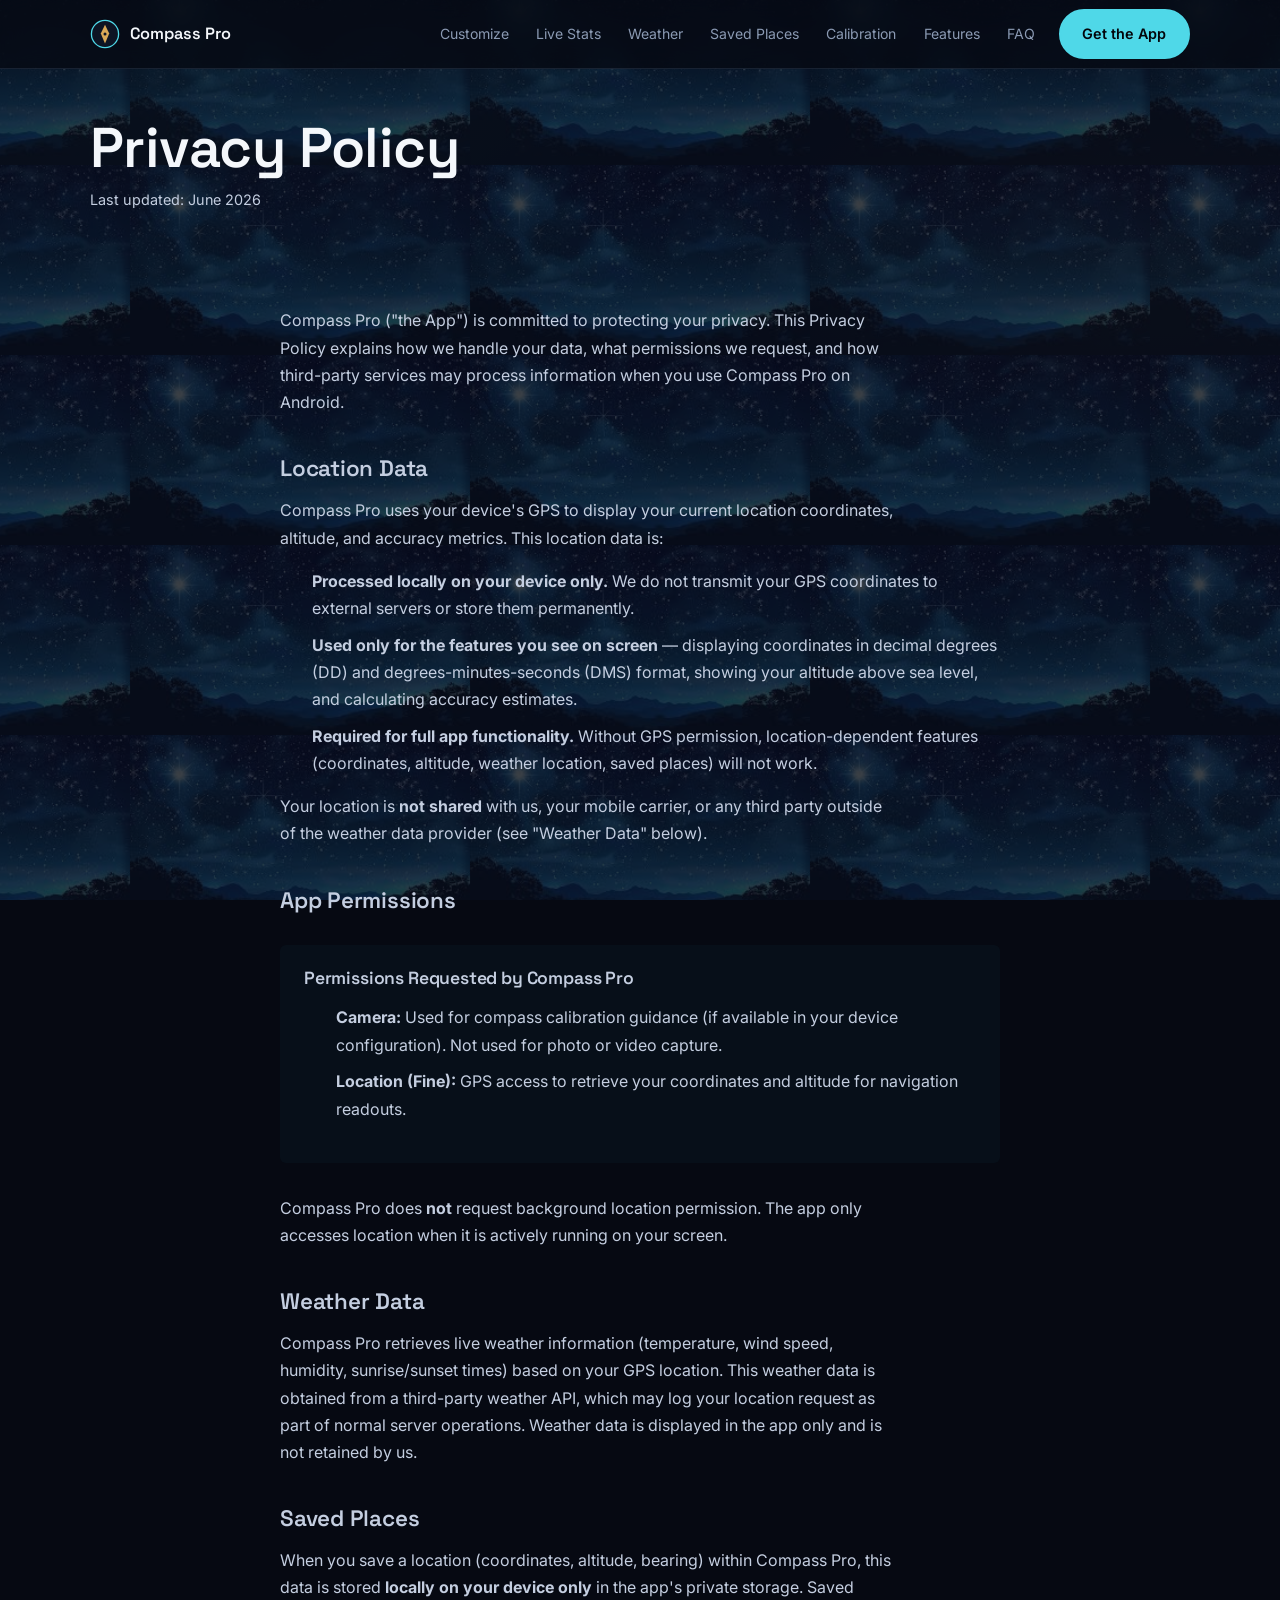
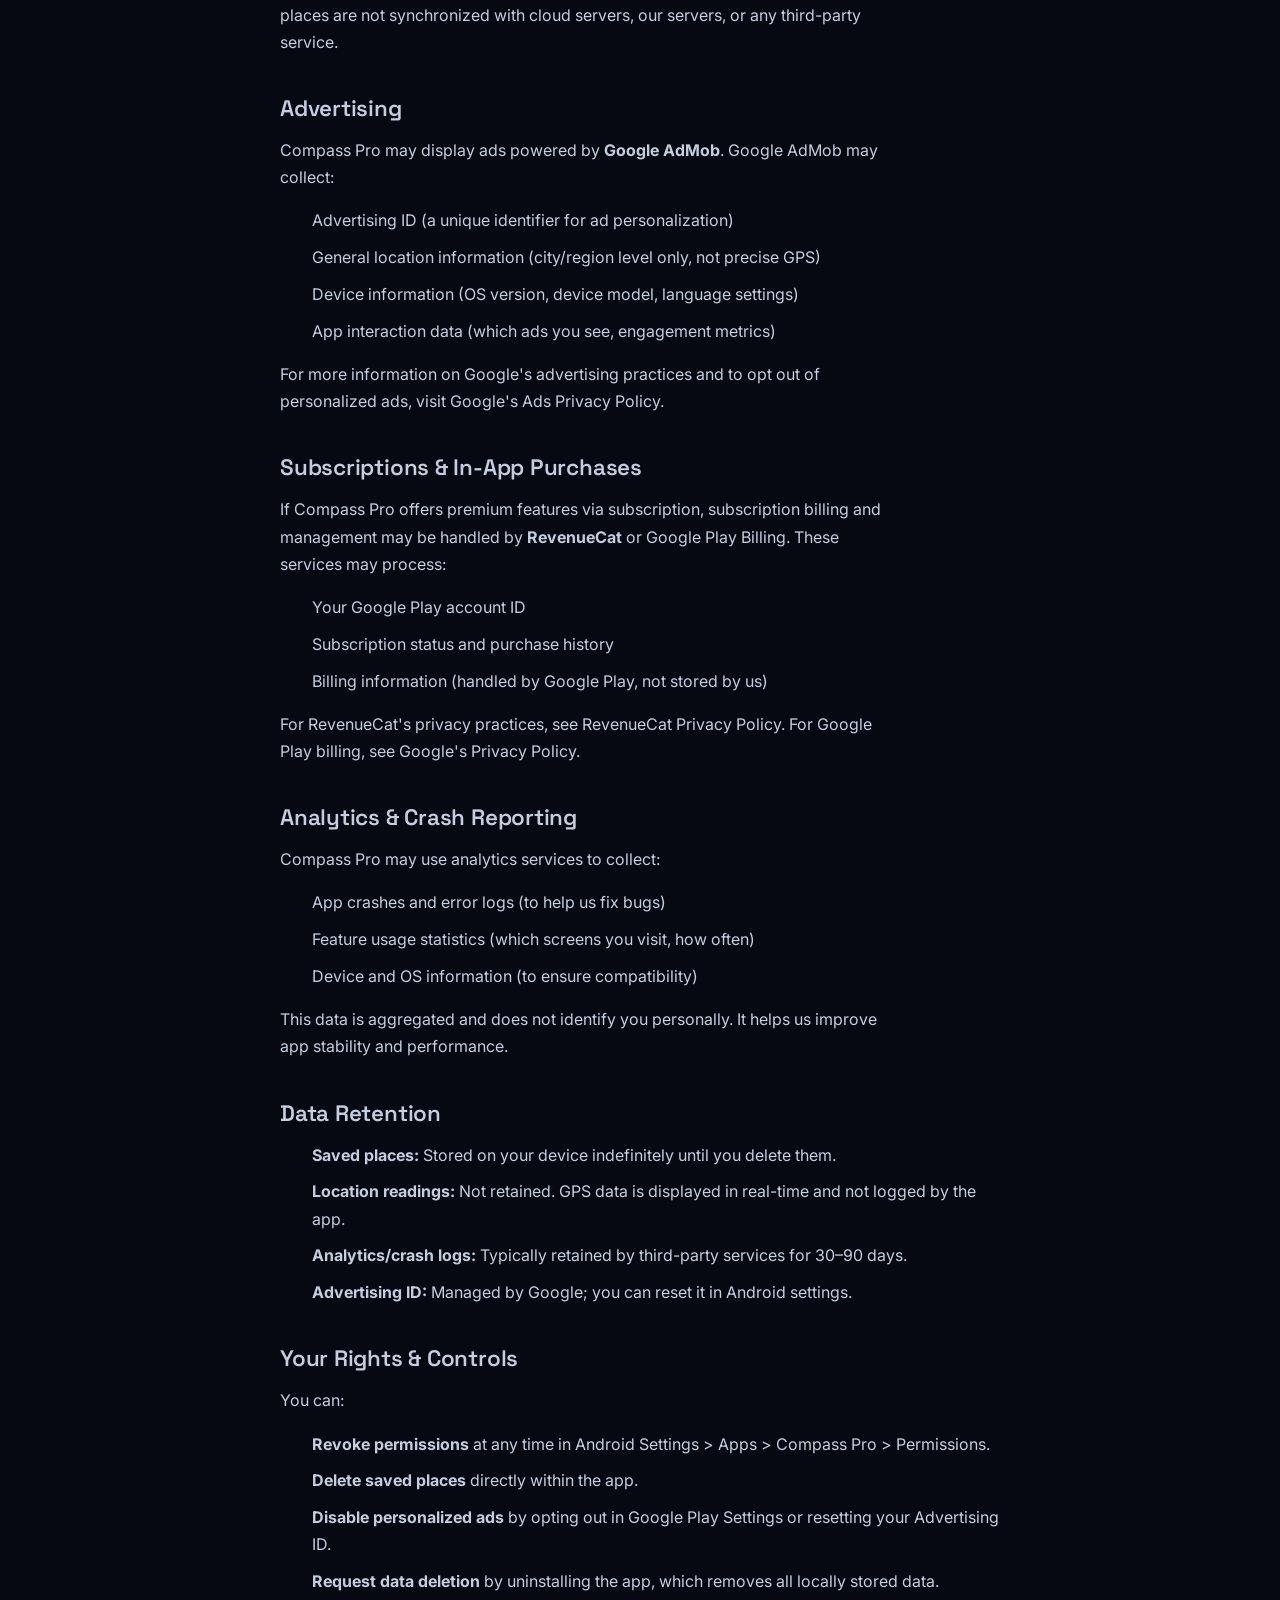
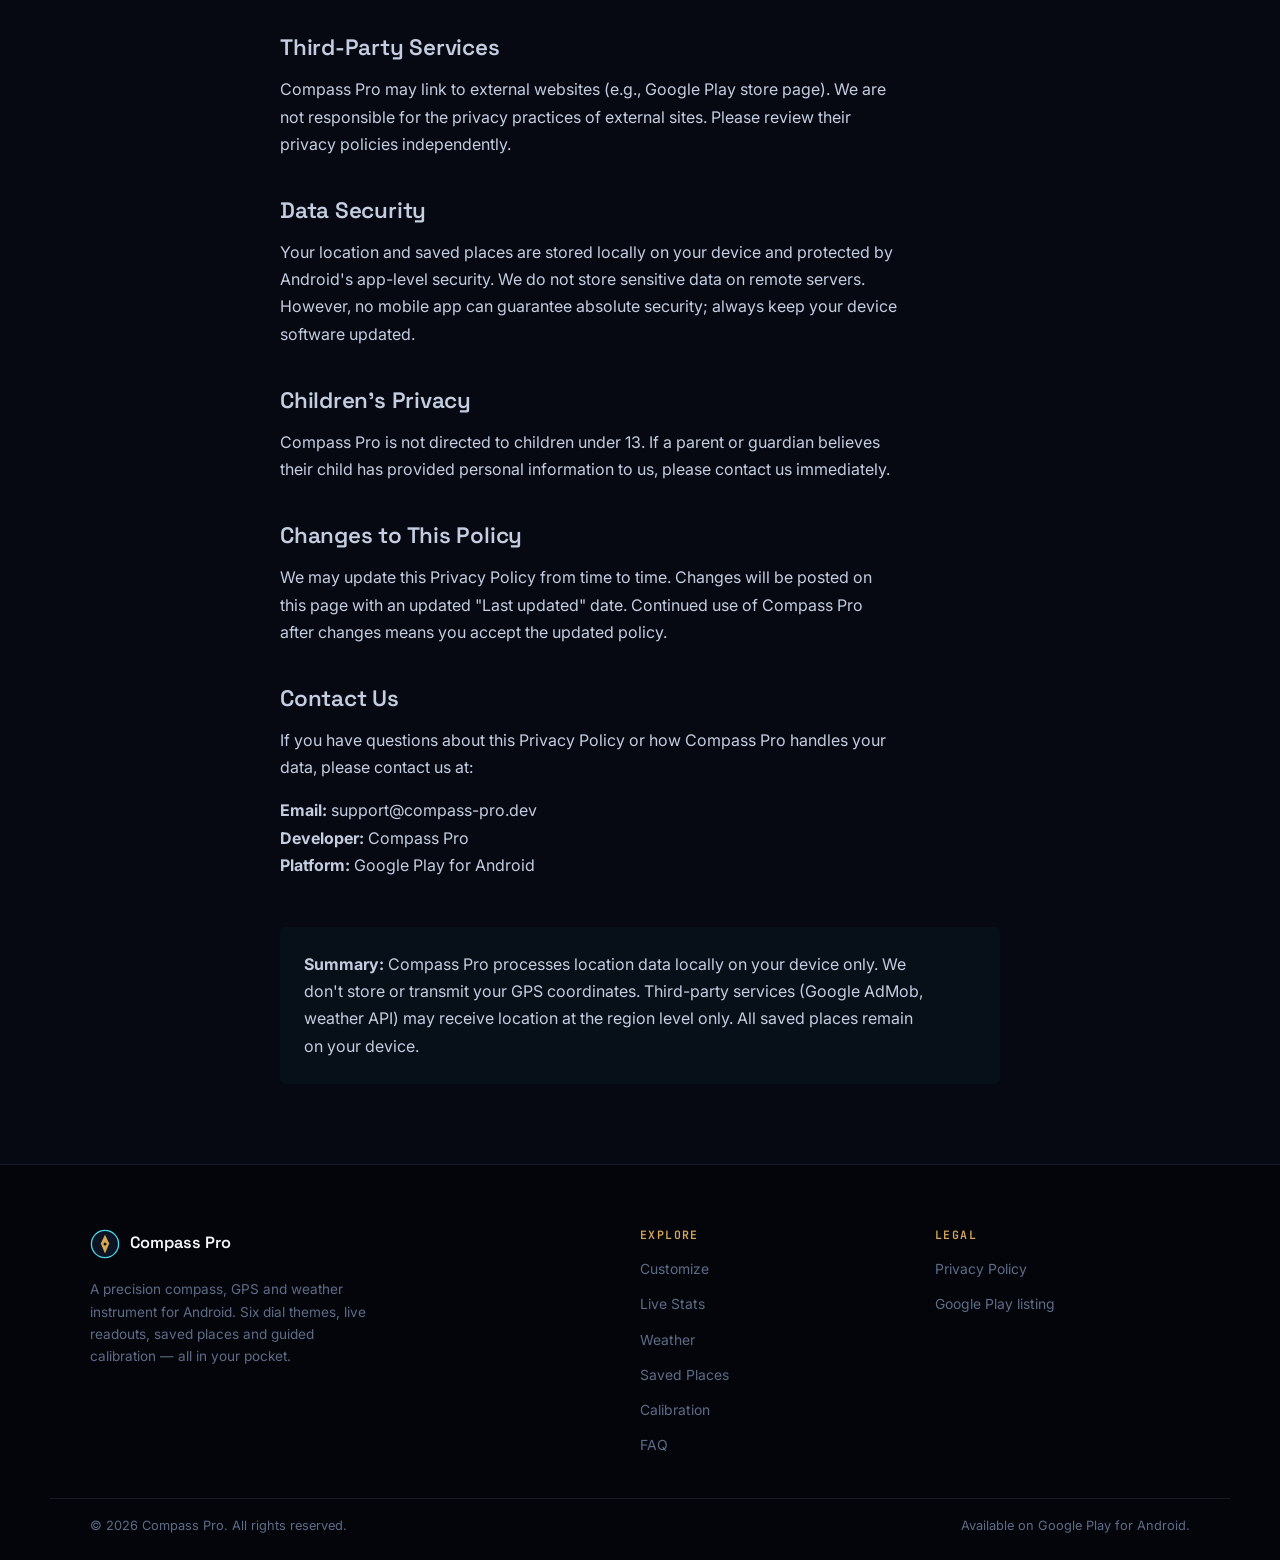
<file: privacy.html>
<!DOCTYPE html>
<html lang="en">
<head>
<meta charset="UTF-8">
<meta name="viewport" content="width=device-width, initial-scale=1.0">
<title>Privacy Policy — Compass Pro</title>
<meta name="description" content="Compass Pro privacy policy. Learn how we handle your location data, permissions, analytics and third-party services.">
<meta name="robots" content="index, follow">

<link rel="preconnect" href="https://fonts.googleapis.com">
<link rel="preconnect" href="https://fonts.gstatic.com" crossorigin>
<link href="https://fonts.googleapis.com/css2?family=Space+Grotesk:wght@500;600;700&family=Inter:wght@400;500;600;700&family=JetBrains+Mono:wght@500;600;700&display=swap" rel="stylesheet">

<link rel="stylesheet" href="css/variables.css">
<link rel="stylesheet" href="css/background.css">
<link rel="stylesheet" href="css/base.css">
<link rel="stylesheet" href="css/layout.css">
<link rel="stylesheet" href="css/components.css">
<link rel="stylesheet" href="css/responsive.css">

<style>
  .legal-content {
    max-width: 800px;
    margin: 0 auto;
    line-height: 1.7;
  }
  
  .legal-content h2 {
    margin-top: 2.5rem;
    margin-bottom: 1rem;
    font-size: 1.4rem;
    font-weight: 600;
    color: var(--text-primary);
  }
  
  .legal-content h3 {
    margin-top: 1.8rem;
    margin-bottom: 0.8rem;
    font-size: 1.1rem;
    font-weight: 600;
    color: var(--text-secondary);
  }
  
  .legal-content p {
    margin-bottom: 1rem;
    color: var(--text-secondary);
  }
  
  .legal-content ul {
    margin: 1rem 0 1rem 2rem;
    padding: 0;
  }
  
  .legal-content li {
    margin-bottom: 0.6rem;
    color: var(--text-secondary);
  }
  
  .legal-section {
    background: rgba(79, 216, 232, 0.03);
    border-left: 3px solid var(--accent);
    padding: 1.5rem;
    margin: 2rem 0;
    border-radius: 6px;
  }
  
  .last-updated {
    font-size: 0.9rem;
    color: var(--text-tertiary);
    margin-bottom: 2rem;
    padding-bottom: 2rem;
    border-bottom: 1px solid var(--border-color);
  }
</style>
</head>
<body>

<div id="site-bg" aria-hidden="true"></div>

<a class="visually-hidden" href="#main">Skip to content</a>

<!-- HEADER -->
<header class="site-header">
  <div class="container site-header__bar">
    <a href="index.html" class="brand">
      <svg class="brand__mark" viewBox="0 0 32 32" width="30" height="30" aria-hidden="true">
        <circle cx="16" cy="16" r="14.5" fill="#0d1424" stroke="#4fd8e8" stroke-width="1.4"/>
        <path d="M16 6l4.5 9.5L16 26l-4.5-10.5L16 6z" fill="#d9a857"/>
        <circle cx="16" cy="16" r="1.6" fill="#0d1424"/>
      </svg>
      Compass Pro
    </a>
    <nav class="site-nav" aria-label="Page sections">
      <a href="index.html#customize">Customize</a>
      <a href="index.html#stats">Live Stats</a>
      <a href="index.html#weather">Weather</a>
      <a href="index.html#saved">Saved Places</a>
      <a href="more.html#how-it-works">Calibration</a>
      <a href="more.html#features">Features</a>
      <a href="more.html#faq">FAQ</a>
    </nav>
    <a class="btn btn-primary" href="index.html#download">Get the App</a>
  </div>
</header>

<main id="main">

<!-- PRIVACY POLICY -->
<section class="cta-final" style="padding-top: 3rem; padding-bottom: 1rem;">
  <div class="container">
    <h1 style="margin-bottom: 0.5rem;">Privacy Policy</h1>
    <p class="last-updated">Last updated: June 2026</p>
  </div>
</section>

<section style="padding: 1rem 0 3rem;">
  <div class="container legal-content">

    <p>
      Compass Pro ("the App") is committed to protecting your privacy. This Privacy Policy 
      explains how we handle your data, what permissions we request, and how third-party 
      services may process information when you use Compass Pro on Android.
    </p>

    <!-- LOCATION DATA -->
    <h2>Location Data</h2>
    <p>
      Compass Pro uses your device's GPS to display your current location coordinates, 
      altitude, and accuracy metrics. This location data is:
    </p>
    <ul>
      <li><strong>Processed locally on your device only.</strong> We do not transmit your GPS coordinates to external servers or store them permanently.</li>
      <li><strong>Used only for the features you see on screen</strong> — displaying coordinates in decimal degrees (DD) and degrees-minutes-seconds (DMS) format, showing your altitude above sea level, and calculating accuracy estimates.</li>
      <li><strong>Required for full app functionality.</strong> Without GPS permission, location-dependent features (coordinates, altitude, weather location, saved places) will not work.</li>
    </ul>
    <p>
      Your location is <strong>not shared</strong> with us, your mobile carrier, or any third party 
      outside of the weather data provider (see "Weather Data" below).
    </p>

    <!-- PERMISSIONS -->
    <h2>App Permissions</h2>
    <div class="legal-section">
      <h3 style="margin-top: 0;">Permissions Requested by Compass Pro</h3>
      <ul>
        <li><strong>Camera:</strong> Used for compass calibration guidance (if available in your device configuration). Not used for photo or video capture.</li>
        <li><strong>Location (Fine):</strong> GPS access to retrieve your coordinates and altitude for navigation readouts.</li>
      </ul>
    </div>
    <p>
      Compass Pro does <strong>not</strong> request background location permission. 
      The app only accesses location when it is actively running on your screen.
    </p>

    <!-- WEATHER DATA -->
    <h2>Weather Data</h2>
    <p>
      Compass Pro retrieves live weather information (temperature, wind speed, humidity, 
      sunrise/sunset times) based on your GPS location. This weather data is obtained from 
      a third-party weather API, which may log your location request as part of normal 
      server operations. Weather data is displayed in the app only and is not retained by us.
    </p>

    <!-- SAVED PLACES -->
    <h2>Saved Places</h2>
    <p>
      When you save a location (coordinates, altitude, bearing) within Compass Pro, this data 
      is stored <strong>locally on your device only</strong> in the app's private storage. 
      Saved places are not synchronized with cloud servers, our servers, or any third-party service.
    </p>

    <!-- ADVERTISING -->
    <h2>Advertising</h2>
    <p>
      Compass Pro may display ads powered by <strong>Google AdMob</strong>. Google AdMob may collect:
    </p>
    <ul>
      <li>Advertising ID (a unique identifier for ad personalization)</li>
      <li>General location information (city/region level only, not precise GPS)</li>
      <li>Device information (OS version, device model, language settings)</li>
      <li>App interaction data (which ads you see, engagement metrics)</li>
    </ul>
    <p>
      For more information on Google's advertising practices and to opt out of personalized ads, 
      visit <a href="https://policies.google.com/technologies/ads" target="_blank" rel="noopener">Google's Ads Privacy Policy</a>.
    </p>

    <!-- SUBSCRIPTIONS -->
    <h2>Subscriptions & In-App Purchases</h2>
    <p>
      If Compass Pro offers premium features via subscription, subscription billing and management 
      may be handled by <strong>RevenueCat</strong> or Google Play Billing. These services may process:
    </p>
    <ul>
      <li>Your Google Play account ID</li>
      <li>Subscription status and purchase history</li>
      <li>Billing information (handled by Google Play, not stored by us)</li>
    </ul>
    <p>
      For RevenueCat's privacy practices, see <a href="https://www.revenuecat.com/privacy" target="_blank" rel="noopener">RevenueCat Privacy Policy</a>.
      For Google Play billing, see <a href="https://policies.google.com/privacy" target="_blank" rel="noopener">Google's Privacy Policy</a>.
    </p>

    <!-- ANALYTICS -->
    <h2>Analytics & Crash Reporting</h2>
    <p>
      Compass Pro may use analytics services to collect:
    </p>
    <ul>
      <li>App crashes and error logs (to help us fix bugs)</li>
      <li>Feature usage statistics (which screens you visit, how often)</li>
      <li>Device and OS information (to ensure compatibility)</li>
    </ul>
    <p>
      This data is aggregated and does not identify you personally. It helps us improve app stability and performance.
    </p>

    <!-- DATA RETENTION -->
    <h2>Data Retention</h2>
    <ul>
      <li><strong>Saved places:</strong> Stored on your device indefinitely until you delete them.</li>
      <li><strong>Location readings:</strong> Not retained. GPS data is displayed in real-time and not logged by the app.</li>
      <li><strong>Analytics/crash logs:</strong> Typically retained by third-party services for 30–90 days.</li>
      <li><strong>Advertising ID:</strong> Managed by Google; you can reset it in Android settings.</li>
    </ul>

    <!-- USER RIGHTS -->
    <h2>Your Rights & Controls</h2>
    <p>You can:</p>
    <ul>
      <li><strong>Revoke permissions</strong> at any time in Android Settings &gt; Apps &gt; Compass Pro &gt; Permissions.</li>
      <li><strong>Delete saved places</strong> directly within the app.</li>
      <li><strong>Disable personalized ads</strong> by opting out in Google Play Settings or resetting your Advertising ID.</li>
      <li><strong>Request data deletion</strong> by uninstalling the app, which removes all locally stored data.</li>
    </ul>

    <!-- THIRD-PARTY LINKS -->
    <h2>Third-Party Services</h2>
    <p>
      Compass Pro may link to external websites (e.g., Google Play store page). We are not responsible 
      for the privacy practices of external sites. Please review their privacy policies independently.
    </p>

    <!-- SECURITY -->
    <h2>Data Security</h2>
    <p>
      Your location and saved places are stored locally on your device and protected by Android's 
      app-level security. We do not store sensitive data on remote servers. However, no mobile app 
      can guarantee absolute security; always keep your device software updated.
    </p>

    <!-- CHILDREN -->
    <h2>Children's Privacy</h2>
    <p>
      Compass Pro is not directed to children under 13. If a parent or guardian believes their child 
      has provided personal information to us, please contact us immediately.
    </p>

    <!-- CHANGES -->
    <h2>Changes to This Policy</h2>
    <p>
      We may update this Privacy Policy from time to time. Changes will be posted on this page with 
      an updated "Last updated" date. Continued use of Compass Pro after changes means you accept 
      the updated policy.
    </p>

    <!-- CONTACT -->
    <h2>Contact Us</h2>
    <p>
      If you have questions about this Privacy Policy or how Compass Pro handles your data, 
      please contact us at:
    </p>
    <p>
      <strong>Email:</strong> <a href="mailto:support@compass-pro.dev">support@compass-pro.dev</a><br>
      <strong>Developer:</strong> Compass Pro<br>
      <strong>Platform:</strong> Google Play for Android
    </p>

    <div class="legal-section" style="margin-top: 3rem;">
      <p style="margin: 0;">
        <strong>Summary:</strong> Compass Pro processes location data locally on your device only. 
        We don't store or transmit your GPS coordinates. Third-party services (Google AdMob, weather API) 
        may receive location at the region level only. All saved places remain on your device.
      </p>
    </div>

  </div>
</section>

</main>

<!-- FOOTER -->
<footer class="site-footer">
  <div class="container footer-grid">
    <div class="footer-brand">
      <a href="index.html" class="brand">
        <svg class="brand__mark" viewBox="0 0 32 32" width="30" height="30" aria-hidden="true">
          <circle cx="16" cy="16" r="14.5" fill="#0d1424" stroke="#4fd8e8" stroke-width="1.4"/>
          <path d="M16 6l4.5 9.5L16 26l-4.5-10.5L16 6z" fill="#d9a857"/>
          <circle cx="16" cy="16" r="1.6" fill="#0d1424"/>
        </svg>
        Compass Pro
      </a>
      <p>A precision compass, GPS and weather instrument for Android. Six dial themes, live readouts, saved places and guided calibration — all in your pocket.</p>
    </div>
    <div class="footer-col">
      <h4>Explore</h4>
      <ul>
        <li><a href="index.html#customize">Customize</a></li>
        <li><a href="index.html#stats">Live Stats</a></li>
        <li><a href="index.html#weather">Weather</a></li>
        <li><a href="index.html#saved">Saved Places</a></li>
        <li><a href="more.html#how-it-works">Calibration</a></li>
        <li><a href="more.html#faq">FAQ</a></li>
      </ul>
    </div>
    <div class="footer-col">
      <h4>Legal</h4>
      <ul>
        <li><a href="privacy.html">Privacy Policy</a></li>
        <li><a href="index.html#download">Google Play listing</a></li>
      </ul>
    </div>
  </div>
  <div class="container footer-bottom">
    <span>© 2026 Compass Pro. All rights reserved.</span>
    <span>Available on Google Play for Android.</span>
  </div>
</footer>

</body>
</html>
</file>
<file: css/variables.css>
:root {
  /* ── Void — backgrounds, darkest → raised surfaces ── */
  --void:        #060912;
  --void-deep:   #03050a;
  --void-raised: #0d1424;
  --void-card:   #111a30;
  --hairline:    rgba(143, 168, 209, 0.14);

  /* ── Ink — text ── */
  --ink-100: #f4f7fb;
  --ink-300: #c4cee0;
  --ink-400: #8b9ab3;
  --ink-600: #5d6c87;

  /* ── Signature accents ── */
  --cyan:       #4fd8e8;
  --cyan-dim:   rgba(79, 216, 232, 0.16);
  --cyan-glow:  rgba(79, 216, 232, 0.45);
  --brass:      #d9a857;
  --brass-dim:  rgba(217, 168, 87, 0.14);
  --brass-glow: rgba(217, 168, 87, 0.4);
  --signal-red: #e8554f;

  /* ── Typography ── */
  --font-display: 'Space Grotesk', 'Inter', system-ui, sans-serif;
  --font-sans:    'Inter', system-ui, sans-serif;
  --font-mono:    'JetBrains Mono', 'IBM Plex Mono', monospace;

  /* ── Spacing ── */
  --space-xs:  0.5rem;
  --space-sm:  1rem;
  --space-md:  1.5rem;
  --space-lg:  2.5rem;
  --space-xl:  4rem;
  --space-2xl: 6.5rem;

  /* ── Radius ── */
  --r-sm: 10px;
  --r-md: 16px;
  --r-lg: 26px;
  --r-pill: 999px;

  /* ── Shadows / glows ── */
  --shadow-md: 0 10px 34px rgba(0, 0, 0, 0.45);
  --shadow-lg: 0 26px 70px rgba(0, 0, 0, 0.55);
  --glow-cyan: 0 0 32px rgba(79, 216, 232, 0.25);
  --glow-brass: 0 0 32px rgba(217, 168, 87, 0.22);

  /* ── Layout ── */
  --max-w: 1180px;
}
</file>
<file: css/background.css>
/* ==========================================================================
   background.css
   Site-wide background layer. Sits BELOW every section (z-index: -1) on a
   fixed full-viewport <div id="site-bg">. A deep-space navy base with a
   faint starfield texture (from the supplied night-sky image, tiled small
   and dimmed) plus two soft radial glows in the brand cyan and brass, so
   the instrument-panel atmosphere is present even where a section is
   otherwise transparent.
   ========================================================================== */

#site-bg {
  position: fixed;
  inset: 0;
  z-index: -1;
  pointer-events: none;
  background-color: var(--void);
  background-image:
    radial-gradient(ellipse 60% 45% at 18% 8%, rgba(79, 216, 232, 0.10) 0%, transparent 60%),
    radial-gradient(ellipse 55% 40% at 88% 28%, rgba(217, 168, 87, 0.08) 0%, transparent 60%),
    url("../images/starfield-bg.jpg");
  background-repeat: no-repeat, no-repeat, repeat;
  background-size: cover, cover, 340px 190px;
  background-position: center, center, center;
  background-blend-mode: normal, normal, screen;
  opacity: 1;
}

#site-bg::after {
  content: '';
  position: absolute;
  inset: 0;
  background: var(--void);
  opacity: 0.78;
}

@media (max-width: 600px) {
  #site-bg {
    background-size: cover, cover, 260px 145px;
  }
}
</file>
<file: css/base.css>
*, *::before, *::after { box-sizing: border-box; margin: 0; padding: 0; }

html {
  scroll-behavior: smooth;
  font-size: 16px;
  -webkit-text-size-adjust: 100%;
}

@media (prefers-reduced-motion: reduce) {
  html { scroll-behavior: auto; }
  *, *::before, *::after {
    animation-duration: 0.01ms !important;
    animation-iteration-count: 1 !important;
    transition-duration: 0.01ms !important;
  }
}

body {
  font-family: var(--font-sans);
  background: var(--void);
  color: var(--ink-300);
  line-height: 1.65;
  overflow-x: hidden;
}

img { display: block; max-width: 100%; height: auto; }

a { color: inherit; text-decoration: none; }

ul, ol { list-style: none; }

h1, h2, h3, h4 {
  font-family: var(--font-display);
  line-height: 1.12;
  font-weight: 600;
  letter-spacing: -0.01em;
  color: var(--ink-100);
}

h1 { font-size: clamp(2.1rem, 5vw, 3.5rem); }
h2 { font-size: clamp(1.6rem, 3.6vw, 2.4rem); }
h3 { font-size: clamp(1.1rem, 2vw, 1.3rem); }

p { max-width: 62ch; }

button { font-family: inherit; }

:focus-visible {
  outline: 2px solid var(--cyan);
  outline-offset: 3px;
}

.visually-hidden {
  position: absolute; width: 1px; height: 1px;
  padding: 0; margin: -1px; overflow: hidden;
  clip: rect(0,0,0,0); white-space: nowrap; border: 0;
}
</file>
<file: css/layout.css>
.container {
  width: 100%;
  max-width: var(--max-w);
  margin-inline: auto;
  padding-inline: clamp(1.1rem, 4vw, 2.5rem);
}

section { padding-block: var(--space-2xl); position: relative; }

.section-head { margin-bottom: var(--space-lg); max-width: 640px; }
.section-head--center { text-align: center; margin-inline: auto; }
.section-head--center p { margin-inline: auto; }
.section-head p { color: var(--ink-400); margin-top: var(--space-xs); font-size: 1.02rem; }

/* ══════════════════════════════════════
   SITE HEADER
   ══════════════════════════════════════ */
.site-header {
  position: sticky; top: 0; z-index: 100;
  background: rgba(6, 9, 18, 0.78);
  backdrop-filter: blur(14px);
  border-bottom: 1px solid var(--hairline);
}
.site-header__bar {
  display: flex; align-items: center; gap: 1.5rem;
  height: 68px;
}
.brand {
  display: inline-flex; align-items: center; gap: .65rem;
  font-family: var(--font-display);
  font-weight: 600; font-size: 1.02rem;
  color: var(--ink-100);
  white-space: nowrap; flex-shrink: 0;
}
.brand__mark { flex-shrink: 0; display: block; }

.site-nav { display: flex; gap: 1.7rem; margin-left: auto; }
.site-nav a {
  font-size: .88rem; color: var(--ink-400);
  transition: color .15s;
}
.site-nav a:hover { color: var(--cyan); }

/* ══════════════════════════════════════
   GRIDS — shared two-column section patterns
   ══════════════════════════════════════ */
.split-grid {
  display: grid;
  grid-template-columns: 1fr 1fr;
  gap: clamp(2rem, 5vw, 5rem);
  align-items: center;
}
.split-grid--reverse > *:first-child { order: 2; }
.split-grid--reverse > *:last-child { order: 1; }

/* ══════════════════════════════════════
   FOOTER
   ══════════════════════════════════════ */
.site-footer {
  background: var(--void-deep);
  border-top: 1px solid var(--hairline);
  padding-block: var(--space-xl) var(--space-md);
}
.footer-grid {
  display: grid;
  grid-template-columns: 2fr 1fr 1fr;
  gap: var(--space-lg);
  margin-bottom: var(--space-lg);
}
.footer-brand p { color: var(--ink-600); font-size: .85rem; margin-top: .75rem; max-width: 32ch; }
.footer-col h4 {
  font-family: var(--font-mono); font-size: .72rem; font-weight: 600;
  text-transform: uppercase; letter-spacing: .12em; color: var(--brass);
  margin-bottom: .85rem;
}
.footer-col ul { display: flex; flex-direction: column; gap: .55rem; }
.footer-col li a { font-size: .87rem; color: var(--ink-600); transition: color .15s; }
.footer-col li a:hover { color: var(--ink-100); }
.footer-bottom {
  display: flex; justify-content: space-between; flex-wrap: wrap; gap: .5rem;
  padding-top: var(--space-sm);
  border-top: 1px solid var(--hairline);
  font-size: .8rem; color: var(--ink-600);
}
</file>
<file: css/components.css>
/* ══════════════════════════════════════
   BEARING EYEBROW — section labels styled as
   compass bearings (000° / 090° / 180°...), since the
   subject itself is built entirely around degree headings.
   ══════════════════════════════════════ */
.bearing {
  display: inline-flex; align-items: baseline; gap: .55em;
  font-family: var(--font-mono); font-size: .78rem; font-weight: 600;
  letter-spacing: .1em; color: var(--cyan);
  margin-bottom: var(--space-sm);
}
.bearing__deg { font-size: 1rem; }
.bearing__label {
  text-transform: uppercase; color: var(--ink-400); letter-spacing: .16em;
}

/* ══════════════════════════════════════
   PILL
   ══════════════════════════════════════ */
.pill {
  display: inline-flex; align-items: center; gap: .4em;
  font-family: var(--font-mono); font-size: .72rem; font-weight: 600;
  text-transform: uppercase; letter-spacing: .08em;
  padding: .4em .9em; border-radius: var(--r-pill);
  background: var(--cyan-dim); color: var(--cyan);
  border: 1px solid rgba(79, 216, 232, 0.32);
  margin-bottom: var(--space-sm);
}
.pill--brass {
  background: var(--brass-dim); color: var(--brass);
  border-color: rgba(217, 168, 87, 0.4);
}

/* ══════════════════════════════════════
   BUTTONS
   ══════════════════════════════════════ */
.btn {
  display: inline-flex; align-items: center; gap: .5em;
  font-family: var(--font-sans); font-size: .9rem; font-weight: 600;
  padding: .75em 1.5em; border-radius: var(--r-pill);
  border: 2px solid transparent; cursor: pointer;
  transition: all .2s ease; white-space: nowrap;
}
.btn-primary { background: var(--cyan); color: var(--void-deep); border-color: var(--cyan); }
.btn-primary:hover { background: #6fe3f0; box-shadow: var(--glow-cyan); }
.btn-ghost { background: transparent; color: var(--ink-100); border-color: var(--hairline); }
.btn-ghost:hover { border-color: var(--cyan); color: var(--cyan); }

/* ── Play badge ── */
.play-badge {
  display: inline-flex; align-items: center; gap: .8rem;
  background: var(--ink-100); color: var(--void-deep);
  border: 2px solid transparent;
  border-radius: var(--r-md); padding: .7rem 1.3rem;
  transition: all .2s ease;
}
.play-badge:hover { background: var(--cyan); box-shadow: var(--glow-cyan); }
.play-badge svg { width: 22px; height: 22px; flex-shrink: 0; }
.play-badge__text { display: flex; flex-direction: column; line-height: 1.15; }
.play-badge__small { font-size: .62rem; letter-spacing: .1em; text-transform: uppercase; opacity: .7; }
.play-badge__big { font-size: 1.05rem; font-weight: 700; }

/* ══════════════════════════════════════
   PHONE MOCKUP
   ══════════════════════════════════════ */
.phone {
  position: relative;
  width: 230px; flex-shrink: 0;
  aspect-ratio: 9 / 18.2;
  border-radius: 34px;
  background: var(--void-card);
  border: 3px solid #1c2840;
  box-shadow: 0 0 0 1px rgba(79,216,232,.08), var(--shadow-lg), inset 0 1px 0 rgba(255,255,255,.05);
  overflow: hidden;
}
.phone::before {
  content: ''; position: absolute; top: 9px; left: 50%; transform: translateX(-50%);
  width: 56px; height: 7px; background: var(--void-deep); border-radius: var(--r-pill); z-index: 2;
}
.phone img {
  position: absolute; inset: 0; width: 100%; height: 100%;
  object-fit: cover; object-position: top center; border-radius: 31px;
}
.phone--hero { width: clamp(210px, 26vw, 280px); }
.phone--sm { width: clamp(165px, 19vw, 220px); }
.phone--glow { box-shadow: 0 0 0 1px rgba(79,216,232,.18), var(--shadow-lg), var(--glow-cyan); }
.phone--offset { transform: translateY(40px); }
@media (max-width: 860px) { .phone--offset { transform: none; } }

.img-fallback {
  display: flex; align-items: center; justify-content: center; text-align: center;
  background: var(--void-card); color: var(--ink-600);
  font-family: var(--font-mono); font-size: .78rem; font-weight: 600;
  letter-spacing: .02em; padding: 1rem;
}
.phone .img-fallback { position: absolute; inset: 0; border-radius: 31px; }
.theme-card .img-fallback { width: 100%; aspect-ratio: 9/17; }

/* ══════════════════════════════════════
   STAT CHIP
   ══════════════════════════════════════ */
.stat-chip {
  display: flex; flex-direction: column; align-items: center;
  background: var(--void-raised);
  border: 1px solid var(--hairline);
  border-radius: var(--r-md);
  padding: 1rem 1.3rem;
  min-width: 112px;
}
.stat-chip__num {
  font-family: var(--font-mono); font-size: 1.7rem; font-weight: 700;
  color: var(--cyan); line-height: 1;
}
.stat-chip__label { font-size: .74rem; color: var(--ink-400); margin-top: .3rem; text-align: center; }

/* ══════════════════════════════════════
   FEATURE CARD
   ══════════════════════════════════════ */
.feature-card {
  background: var(--void-raised);
  border: 1px solid var(--hairline);
  border-radius: var(--r-lg);
  padding: var(--space-md) var(--space-md) var(--space-lg);
  transition: border-color .2s, transform .2s, box-shadow .2s;
}
.feature-card:hover {
  border-color: rgba(79,216,232,.4);
  transform: translateY(-4px);
  box-shadow: var(--shadow-md);
}
.feature-icon { width: 36px; height: 36px; color: var(--cyan); margin-bottom: var(--space-sm); }
.feature-card h3 { margin-bottom: .45rem; font-size: 1.05rem; }
.feature-card p { color: var(--ink-400); font-size: .9rem; max-width: none; }

/* ══════════════════════════════════════
   FAQ ITEM
   ══════════════════════════════════════ */
.faq-item {
  background: var(--void-raised);
  border: 1px solid var(--hairline);
  border-radius: var(--r-md);
  overflow: hidden;
}
.faq-item summary {
  cursor: pointer; padding: 1.15rem 1.3rem;
  font-weight: 600; font-size: .95rem; color: var(--ink-100);
  list-style: none; display: flex; justify-content: space-between; align-items: center;
  gap: 1rem;
}
.faq-item summary::-webkit-details-marker { display: none; }
.faq-item summary::after {
  content: '+'; font-size: 1.3rem; font-weight: 300; color: var(--cyan);
  flex-shrink: 0; transition: transform .2s;
}
.faq-item[open] summary::after { transform: rotate(45deg); }
.faq-item p { padding: 0 1.3rem 1.15rem; color: var(--ink-400); font-size: .9rem; max-width: none; }

/* ══════════════════════════════════════
   THEME / TEMPLATE CARD (dial skins gallery)
   ══════════════════════════════════════ */
.theme-card {
  border-radius: var(--r-md);
  overflow: hidden;
  background: var(--void-raised);
  border: 1px solid var(--hairline);
  transition: transform .25s, box-shadow .25s, border-color .25s;
}
.theme-card:hover { transform: translateY(-5px); box-shadow: var(--shadow-lg); border-color: rgba(79,216,232,.35); }
.theme-card img { width: 100%; aspect-ratio: 9/17; object-fit: cover; object-position: top center; }
.theme-card figcaption { padding: .8rem 1rem; display: flex; flex-direction: column; gap: .15rem; }
.theme-card figcaption strong { color: var(--ink-100); font-size: .92rem; }
.theme-card figcaption span { color: var(--ink-600); font-size: .78rem; }

/* ══════════════════════════════════════
   STEP NUMBER (used only where order is real — calibration sequence)
   ══════════════════════════════════════ */
.step-number {
  font-family: var(--font-mono); font-size: .75rem; font-weight: 600;
  color: var(--brass); letter-spacing: .12em; display: block; margin-bottom: .4rem;
}
</file>
<file: css/hero.css>
/* ══════════════════════════════════════
   HERO — signature compass rose behind the copy
   ══════════════════════════════════════ */
.hero {
  padding-block: var(--space-xl) var(--space-2xl);
  overflow: hidden;
}
.hero__grid {
  display: grid;
  grid-template-columns: 1.05fr 1fr;
  gap: clamp(2rem, 5vw, 4rem);
  align-items: center;
}
.hero__copy { max-width: 600px; }
.hero__copy h1 { margin-bottom: var(--space-sm); }
.hero__copy h1 .accent { color: var(--cyan); }
.hero__copy h1 .highlight-line {
  display: block; font-size: clamp(1.05rem, 2.3vw, 1.4rem);
  font-family: var(--font-mono); color: var(--brass);
  font-weight: 500; margin-top: .6rem; letter-spacing: -.01em;
}
.hero__lede { color: var(--ink-400); font-size: 1.05rem; margin-bottom: var(--space-md); max-width: 54ch; }
.hero__cta { display: flex; flex-direction: column; gap: .85rem; }
.hero__microcopy { font-size: .8rem; color: var(--ink-600); font-family: var(--font-mono); letter-spacing: .02em; }
.hero__stats { display: flex; flex-wrap: wrap; gap: .75rem; margin-top: var(--space-md); }

/* Signature element: large rendered compass rose, not a screenshot —
   gives the marketing page its own visual identity distinct from the
   app UI itself, while echoing the same instrument language. */
.hero__rose-wrap {
  position: relative;
  display: flex; align-items: center; justify-content: center;
  aspect-ratio: 1; width: 100%; max-width: 460px; margin-inline: auto;
}
.hero__rose {
  width: 100%; height: 100%;
  animation: rose-spin 90s linear infinite;
}
@media (prefers-reduced-motion: reduce) {
  .hero__rose { animation: none; }
}
@keyframes rose-spin {
  from { transform: rotate(0deg); }
  to { transform: rotate(360deg); }
}
.hero__rose-needle {
  position: absolute; inset: 0;
  display: flex; align-items: center; justify-content: center;
  pointer-events: none;
}
.hero__bearing-readout {
  position: absolute;
  bottom: 6%;
  left: 50%;
  transform: translateX(-50%);
  text-align: center;
  font-family: var(--font-mono);
}
.hero__bearing-readout .deg { font-size: clamp(1.8rem, 4vw, 2.6rem); font-weight: 700; color: var(--ink-100); }
.hero__bearing-readout .dir { font-size: .85rem; color: var(--cyan); letter-spacing: .1em; }

/* ══════════════════════════════════════
   TRUST / WHY STRIP
   ══════════════════════════════════════ */
.why {
  padding-block: var(--space-lg);
  border-block: 1px solid var(--hairline);
}
.why__grid {
  display: grid;
  grid-template-columns: repeat(auto-fit, minmax(240px, 1fr));
  gap: var(--space-md);
}
.why__item { display: flex; gap: 1rem; align-items: flex-start; }
.why__item p { color: var(--ink-400); font-size: .9rem; max-width: none; }
</file>
<file: css/sections.css>
/* ══════════════════════════════════════
   CUSTOMIZE (backgrounds + dial themes)
   ══════════════════════════════════════ */
.customize { background: var(--void-deep); border-block: 1px solid var(--hairline); }
.customize__copy h2 { margin-bottom: var(--space-sm); }
.customize__copy p { color: var(--ink-400); margin-bottom: var(--space-md); }
.customize__list { display: flex; flex-direction: column; gap: .9rem; margin-bottom: var(--space-md); }
.customize__list li { position: relative; padding-left: 1.6rem; color: var(--ink-300); font-size: .94rem; }
.customize__list li::before { content: '◆'; position: absolute; left: 0; top: .05em; color: var(--brass); font-size: .65em; }
.customize__list li strong { color: var(--ink-100); }
.customize__visuals { display: flex; gap: 1.4rem; justify-content: center; }

/* ══════════════════════════════════════
   THEME GALLERY
   ══════════════════════════════════════ */
.themes__grid {
  display: grid;
  grid-template-columns: repeat(auto-fill, minmax(160px, 1fr));
  gap: var(--space-md);
  margin-bottom: var(--space-md);
}

/* ══════════════════════════════════════
   STATS PANEL (data the compass surfaces)
   ══════════════════════════════════════ */
.statpanel { background: var(--void-deep); border-block: 1px solid var(--hairline); }
.statpanel__copy h2 { margin-bottom: var(--space-sm); }
.statpanel__copy p { color: var(--ink-400); margin-bottom: var(--space-md); }
.statpanel__grid {
  display: grid; grid-template-columns: repeat(3, 1fr); gap: .85rem;
}
.statpanel__cell {
  background: var(--void-card);
  border: 1px solid var(--hairline);
  border-radius: var(--r-sm);
  padding: .9rem .7rem;
  text-align: center;
}
.statpanel__cell svg { width: 20px; height: 20px; color: var(--brass); margin-bottom: .4rem; }
.statpanel__cell .label { font-size: .68rem; color: var(--ink-600); text-transform: uppercase; letter-spacing: .06em; }
.statpanel__cell .value { font-family: var(--font-mono); font-size: .98rem; color: var(--ink-100); font-weight: 600; margin-top: .15rem; }

/* ══════════════════════════════════════
   WEATHER SECTION
   ══════════════════════════════════════ */
.weather { background: var(--void); }
.weather__copy h2 { margin-bottom: var(--space-sm); }
.weather__copy p { color: var(--ink-400); margin-bottom: var(--space-md); }
.weather__cards { display: flex; flex-direction: column; gap: 1rem; }
.weather-card {
  background: var(--void-raised); border: 1px solid var(--hairline);
  border-radius: var(--r-md); padding: 1.1rem 1.25rem;
  display: flex; gap: 1rem; align-items: flex-start;
}
.weather-card__icon {
  width: 38px; height: 38px; border-radius: var(--r-sm);
  display: flex; align-items: center; justify-content: center; flex-shrink: 0;
  background: var(--cyan-dim); color: var(--cyan);
}
.weather-card h4 { font-size: .92rem; color: var(--ink-100); margin-bottom: .2rem; font-family: var(--font-sans); font-weight: 600; }
.weather-card p { font-size: .85rem; color: var(--ink-400); max-width: none; }

/* ══════════════════════════════════════
   LOCATION / SAVED PLACES
   ══════════════════════════════════════ */
.saved { background: var(--void-deep); border-block: 1px solid var(--hairline); }
.saved__grid { display: grid; grid-template-columns: 1fr auto; gap: clamp(2rem, 5vw, 5rem); align-items: center; }
.saved__copy h2 { margin-bottom: var(--space-sm); }
.saved__copy p { color: var(--ink-400); margin-bottom: var(--space-md); }
.saved__visuals { display: flex; gap: 1.5rem; justify-content: center; }

/* ══════════════════════════════════════
   HOW IT WORKS (calibration is a real sequence — numbered legitimately)
   ══════════════════════════════════════ */
.how__list { display: flex; flex-direction: column; gap: var(--space-xl); }
.how__step { display: grid; grid-template-columns: auto 1fr; gap: clamp(2rem, 5vw, 5rem); align-items: center; }
.how__step--reverse { grid-template-columns: 1fr auto; }
.how__step--reverse .phone { order: 2; }
.how__step--reverse .how__step-copy { order: 1; }
.how__step-copy h3 { margin-bottom: .5rem; }
.how__step-copy p { color: var(--ink-400); font-size: .95rem; }

/* ══════════════════════════════════════
   FEATURES
   ══════════════════════════════════════ */
.features__grid { display: grid; grid-template-columns: repeat(auto-fill, minmax(260px, 1fr)); gap: var(--space-md); }

/* ══════════════════════════════════════
   USE CASES
   ══════════════════════════════════════ */
.usecases { background: var(--void-deep); border-block: 1px solid var(--hairline); }
.usecases__list { display: grid; grid-template-columns: 1fr 1fr; gap: .75rem; margin-top: var(--space-sm); }
.usecases__list li {
  background: var(--void-card); border: 1px solid var(--hairline); border-radius: var(--r-sm);
  padding: .8rem 1.05rem; font-size: .88rem; color: var(--ink-300);
  display: flex; align-items: center; gap: .6rem;
}
.usecases__list li::before { content: '⌖'; color: var(--cyan); font-size: .85rem; flex-shrink: 0; }

/* ══════════════════════════════════════
   FAQ
   ══════════════════════════════════════ */
.faq__inner { display: grid; grid-template-columns: 300px 1fr; gap: clamp(2rem, 5vw, 5rem); align-items: start; }
.faq__list { display: flex; flex-direction: column; gap: .65rem; }

/* ══════════════════════════════════════
   FINAL CTA
   ══════════════════════════════════════ */
.cta-final {
  text-align: center; padding-block: var(--space-2xl);
  border-top: 1px solid var(--hairline);
}
.cta-final__inner { display: flex; flex-direction: column; align-items: center; gap: var(--space-sm); }
.cta-final h2 { max-width: 20ch; }
.cta-final p { color: var(--ink-400); max-width: 46ch; margin-inline: auto; }
.section-playcta { text-align: center; margin-top: var(--space-md); }
.section-playcta--inline { text-align: left; margin-top: var(--space-sm); }
</file>
<file: css/responsive.css>
/* ── Tablet ─────────────────────────── */
@media (max-width: 900px) {
  .site-nav { display: none; }

  .hero__grid { grid-template-columns: 1fr; text-align: center; }
  .hero__copy { max-width: none; }
  .hero__cta { align-items: center; }
  .hero__stats { justify-content: center; }
  .hero__copy p { margin-inline: auto; }
  .hero__rose-wrap { max-width: 340px; margin-top: var(--space-lg); }

  .split-grid { grid-template-columns: 1fr; }
  .split-grid--reverse > *:first-child { order: 1; }
  .split-grid--reverse > *:last-child { order: 2; }

  .customize__visuals { order: -1; margin-bottom: var(--space-md); }
  .customize__copy { text-align: center; }
  .customize__list li { text-align: left; }

  .statpanel .split-grid > *:first-child { order: 1; }
  .statpanel .split-grid > *:last-child { order: 2; }
  .statpanel__copy { text-align: center; }

  .weather .split-grid > *:first-child { order: 1; }

  .saved__grid { grid-template-columns: 1fr; text-align: center; }
  .saved__visuals { order: -1; margin-bottom: var(--space-md); }

  .usecases__grid.split-grid { grid-template-columns: 1fr; }

  .faq__inner { grid-template-columns: 1fr; }

  .how__step, .how__step--reverse { grid-template-columns: 1fr; text-align: center; justify-items: center; }
  .how__step--reverse .phone, .how__step--reverse .how__step-copy { order: 0; }

  .footer-grid { grid-template-columns: 1fr 1fr; }
  .footer-brand { grid-column: 1 / -1; }
}

/* ── Mobile ─────────────────────────── */
@media (max-width: 600px) {
  section { padding-block: 3.25rem; }
  .hero { padding-block: 2.5rem 3.5rem; }

  .phone--hero { width: 190px; }
  .phone--sm { width: 155px; }
  .phone { width: 190px; }

  .customize__visuals, .saved__visuals { flex-wrap: wrap; }

  .themes__grid { grid-template-columns: repeat(2, 1fr); }
  .features__grid { grid-template-columns: 1fr; }
  .usecases__list { grid-template-columns: 1fr; }
  .statpanel__grid { grid-template-columns: repeat(2, 1fr); }
  .footer-grid { grid-template-columns: 1fr; }

  .footer-bottom { flex-direction: column; align-items: center; text-align: center; }
  .site-header__bar .btn { display: none; }
}

@media (max-width: 380px) {
  .phone--hero, .phone, .phone--sm { width: 160px; }
}
</file>
